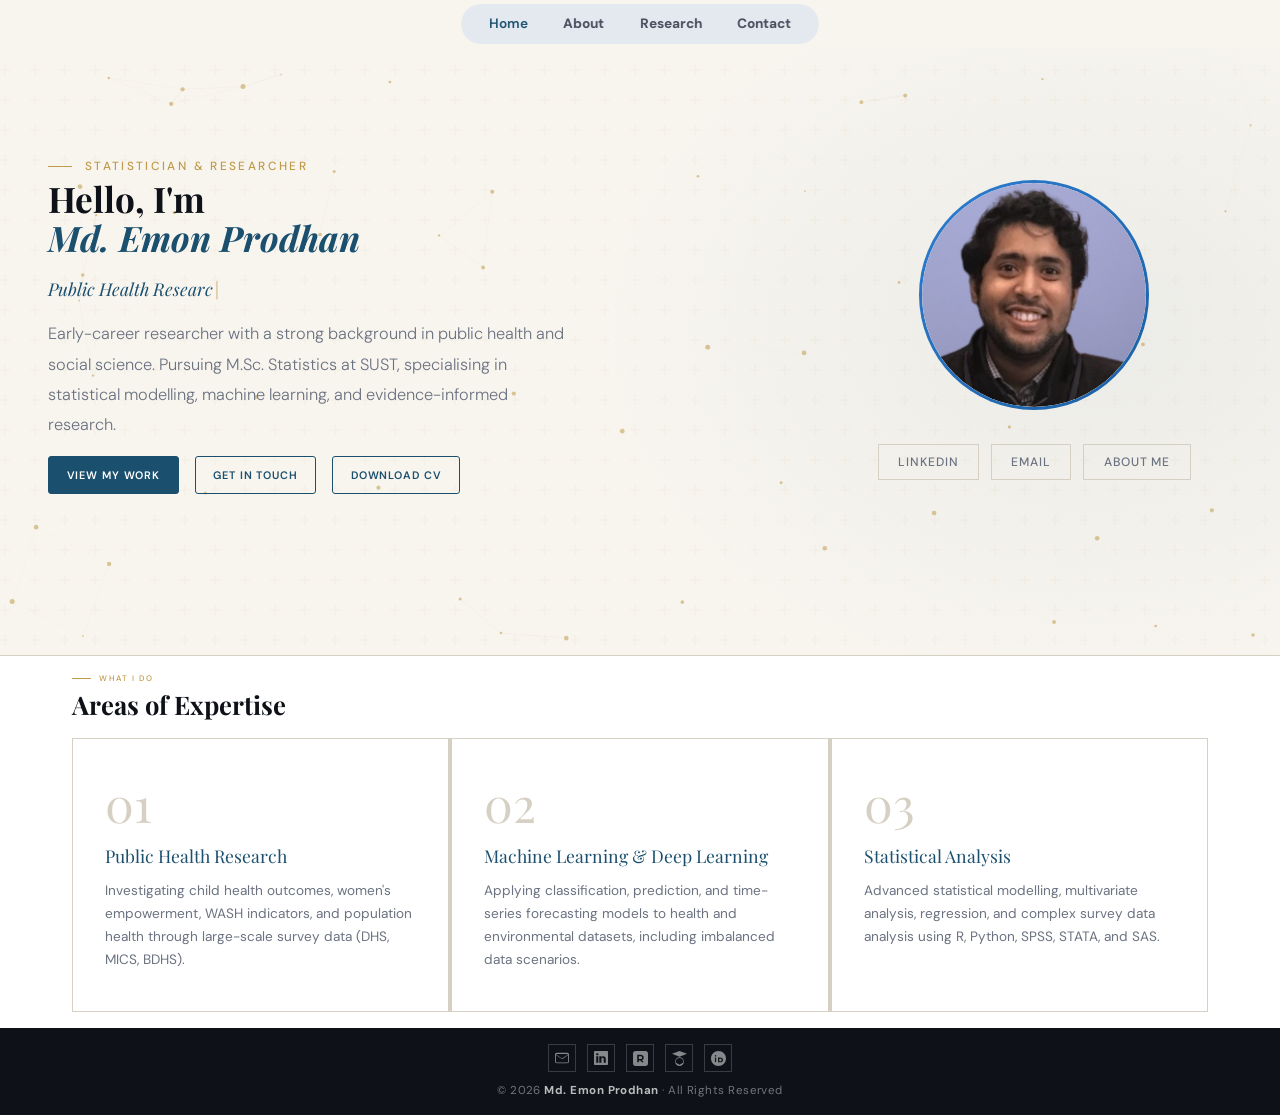
<file: index.html>
<!DOCTYPE html>
<html lang="en">
<head>
<meta charset="UTF-8" />
<meta name="viewport" content="width=device-width, initial-scale=1.0" />
<title>Home — Md. Emon Prodhan</title>
<link rel="stylesheet" href="style.css" />
<style>

/* ── TYPEWRITER ── */
.typewriter-line {
  display: flex; align-items: center; gap: 2px;
  font-family: 'Playfair Display', serif;
  font-size: 1.1rem; font-style: italic;
  color: var(--accent); margin-bottom: 1rem; min-height: 1.6em;
}
.tw-cursor {
  display: inline-block; color: var(--gold);
  animation: blink 0.75s step-end infinite;
  font-style: normal; font-weight: 400;
}
@keyframes blink { 0%,100%{opacity:1} 50%{opacity:0} }

/* ── PARTICLE CANVAS ── */
#particles {
  position: absolute; inset: 0;
  width: 100%; height: 100%;
  pointer-events: none; z-index: 0;
}

/* ── HAMBURGER ── */
.nav-toggle {
  display: none; flex-direction: column; gap: 5px;
  background: none; border: none; cursor: pointer; padding: 4px;
}
.nav-toggle span {
  display: block; width: 22px; height: 2px;
  background: var(--ink); border-radius: 2px; transition: all 0.3s;
}
.nav-toggle.open span:nth-child(1) { transform: translateY(7px) rotate(45deg); }
.nav-toggle.open span:nth-child(2) { opacity: 0; }
.nav-toggle.open span:nth-child(3) { transform: translateY(-7px) rotate(-45deg); }

.mobile-menu {
  display: none; position: fixed;
  top: 56px; left: 0; right: 0; z-index: 99;
  background: var(--paper); border-bottom: 1px solid var(--rule);
  flex-direction: column;
}
.mobile-menu.open { display: flex; }
.mobile-menu a {
  text-decoration: none; color: var(--ink); font-size: 0.9rem;
  font-weight: 500; padding: 0.9rem 1.5rem;
  border-bottom: 1px solid var(--rule); transition: color 0.2s;
}
.mobile-menu a:hover, .mobile-menu a.active { color: var(--accent); }

/* ── HERO ── */
.hero {
  min-height: calc(100vh - 250px);
  display: grid;
  grid-template-columns: 1.1fr 0.6fr;
  align-items: center;
  padding: 0 3rem;
  gap: 4rem;
  position: relative;
  overflow: hidden;
}
.hero::before {
  content: '';
  position: absolute; inset: 0;
  background:
    radial-gradient(ellipse 55% 80% at 85% 50%, rgba(26,79,110,0.06) 0%, transparent 70%),
    url("data:image/svg+xml,%3Csvg width='60' height='60' viewBox='0 0 60 60' xmlns='http://www.w3.org/2000/svg'%3E%3Cg fill='none' fill-rule='evenodd'%3E%3Cg fill='%23c09a4a' fill-opacity='0.045'%3E%3Cpath d='M36 34v-4h-2v4h-4v2h4v4h2v-4h4v-2h-4zm0-30V0h-2v4h-4v2h4v4h2V6h4V4h-4zM6 34v-4H4v4H0v2h4v4h2v-4h4v-2H6zM6 4V0H4v4H0v2h4v4h2V6h4V4H6z'/%3E%3C/g%3E%3C/g%3E%3C/svg%3E");
  pointer-events: none;
}
.hero-text { position: relative; z-index: 1; }

.hero-eyebrow {
  font-size: 0.74rem; letter-spacing: 0.2em; text-transform: uppercase;
  color: var(--gold); font-weight: 500; margin-bottom: 0.2rem;
  display: flex; align-items: center; gap: 0.8rem;
}
.hero-eyebrow::before {
  content: ''; display: block; width: 1.5rem; height: 1px; background: var(--gold);
}

h1 {
  font-family: 'Playfair Display', serif;
  font-size: clamp(1.8rem, 5vw, 2.2rem);
  line-height: 1.12; color: var(--ink); margin-bottom: 1.1rem;
}
h1 em { color: var(--accent); font-style: italic; }

.hero-bio {
  font-size: 1.02rem; color: var(--muted); max-width: 48ch;
  margin-bottom: 1.0rem; font-weight: 300; line-height: 1.85;
}
.hero-btns { display: flex; gap: 1rem; flex-wrap: wrap; margin-bottom: 0.5rem; }
.hero-divider { width: 100%; height: 1px; background: var(--rule); margin-bottom: 1.0rem; }
.hero-stats { display: flex; gap: 0; }
.stat-num {
  font-family: 'Playfair Display', serif; font-size: 2.2rem;
  color: var(--accent); display: block; line-height: 1;
}
.stat-label {
  font-size: 0.76rem; color: var(--muted);
  letter-spacing: 0.07em; margin-top: 0.3rem; display: block;
}

/* ── RIGHT COLUMN ── */
.hero-right {
  position: relative; z-index: 1;
  display: flex; flex-direction: column; align-items: center; gap: 2rem;
}

.social-btn {
  padding: 0.5rem 1.2rem; border: 1px solid var(--rule);
  text-decoration: none; color: var(--muted); font-size: 0.76rem;
  letter-spacing: 0.08em; text-transform: uppercase;
  transition: all 0.2s; font-weight: 500;
}
.social-btn:hover { border-color: var(--accent); color: var(--accent); }

/* ── GRADIENT RING ── */
.pf-ring {
  width: 230px; height: 230px; border-radius: 50%;
  background: linear-gradient(135deg, #2d7dd2, #1a5fa3, #58a6ff, #2d7dd2);
  background-size: 300% 300%;
  animation: ringRotate 3s linear infinite;
  padding: 3px;
}
@keyframes ringRotate {
  0%   { background-position: 0% 50%; }
  50%  { background-position: 100% 50%; }
  100% { background-position: 0% 50%; }
}
.pf-ring-inner {
  width: 100%; height: 100%; border-radius: 50%;
  background: #f8f5ef; overflow: hidden;
}
.pf-ring-inner img {
  width: 100%; height: 100%; object-fit: cover; border-radius: 50%;
}

/* ── EXPERTISE ── */
.expertise { background: var(--card); border-top: 1px solid var(--rule); }
.expertise-grid {
  display: grid; grid-template-columns: repeat(3, 1fr);
  gap: 2px; background: var(--rule);
}
.exp-card { background: var(--card); padding: 2.5rem 2rem; transition: background 0.2s; }
.exp-card:hover { background: #faf8f4; }
.exp-num {
  font-family: 'Playfair Display', serif; font-size: 3rem;
  color: var(--rule); line-height: 1; margin-bottom: 1rem;
}
.exp-title {
  font-family: 'Playfair Display', serif; font-size: 1.1rem;
  color: var(--accent); margin-bottom: 0.6rem;
}
.exp-desc { font-size: 0.85rem; color: var(--muted); line-height: 1.7; }

/* ── DESKTOP NAV (keep hidden on mobile) ── */
@media (max-width: 768px) {
  .nav-links { display: none; }
  .nav-toggle { display: flex; }
}

/* ── MOBILE HERO ── */
@media (max-width: 768px) {
  .hero {
    grid-template-columns: 1fr;
    min-height: auto;
    padding: 1.8rem 1.2rem 2rem;
    gap: 0;
    text-align: center;
  }

  /* photo on top */
  .hero-right { order: -1; gap: 1rem; margin-bottom: 1.6rem; }
  .pf-ring { width: 150px; height: 150px; }

  /* social buttons under photo */
  .hero-social { flex-wrap: wrap; justify-content: center; gap: 0.5rem !important; }
  .social-btn { font-size: 0.7rem; padding: 0.4rem 0.9rem; }

  /* text adjustments */
  .hero-eyebrow { justify-content: center; }
  .hero-bio { max-width: 100%; font-size: 0.9rem; }
  .hero-btns { justify-content: center; }

  /* hide divider + stats on very small — keep them if there's room */
  .hero-divider { margin-bottom: 0.7rem; }
  .hero-stats { justify-content: center; gap: 2rem; }
  .stat-num { font-size: 1.6rem; }
}

/* ── MOBILE EXPERTISE ── */
@media (max-width: 768px) {
  .expertise-grid { grid-template-columns: 1fr; }
  .exp-card { padding: 1.5rem 1.2rem; }
  .exp-num { font-size: 2rem; margin-bottom: 0.5rem; }
}

/* ── MOBILE SECTION INNER ── */
@media (max-width: 768px) {
  .section-inner { padding: 2.5rem 1.2rem; }
}

/* ── FOOTER MOBILE ── */
@media (max-width: 768px) {
  footer {
    flex-direction: column !important;
    text-align: center; gap: 0.6rem;
    padding: 1.2rem 1rem;
  }
  .footer-social { justify-content: center; }
}

@media (max-width: 400px) {
  h1 { font-size: 1.6rem; }
  .btn { padding: 0.5rem 1rem; font-size: 0.76rem; }
  .pf-ring { width: 120px; height: 120px; }
}
</style>
</head>
<body>

<!-- NAV -->
<nav>
  <a href="index.html" class="nav-logo">MEP</a>
  <div class="nav-pill"><ul class="nav-links">
    <li><a href="index.html" class="active">Home</a></li>
    <li><a href="about.html">About</a></li>
    <li><a href="research.html">Research</a></li>
    <li><a href="contact.html">Contact</a></li>
  </ul></div>
  <button class="nav-toggle" id="navToggle" aria-label="Toggle menu">
    <span></span><span></span><span></span>
  </button>
</nav>

<!-- MOBILE DROPDOWN MENU -->
<div class="mobile-menu" id="mobileMenu">
  <a href="index.html" class="active">Home</a>
  <a href="about.html">About</a>
  <a href="research.html">Research</a>
  <a href="contact.html">Contact</a>
</div>

<main>

  <!-- HERO -->
  <section class="hero">
    <canvas id="particles"></canvas>
    <div class="hero-text fade-up fade-up-1">
      <p class="hero-eyebrow">Statistician &amp; Researcher</p>
      <h1>Hello, I'm<br /><em>Md. Emon Prodhan</em></h1>
      <div class="typewriter-line"><span id="tw"></span><span class="tw-cursor">|</span></div>
      <p class="hero-bio">
        Early-career researcher with a strong background in public health and social science.
        Pursuing M.Sc. Statistics at SUST, specialising in statistical modelling,
        machine learning, and evidence-informed research.
      </p>
      <div class="hero-btns">
        <a href="research.html" class="btn btn-primary">View My Work</a>
        <a href="contact.html" class="btn btn-outline">Get In Touch</a>
        <a href="AcademicCV__Prodhan_MdEmon.pdf" download class="btn btn-outline">Download CV</a>
      </div>
    </div>

    <div class="hero-right fade-up fade-up-2">
      <div class="profile-wrap">
        <div class="pf-ring">
          <div class="pf-ring-inner">
            <img src="profile.png" alt="Md. Emon Prodhan" />
          </div>
        </div>
      </div>
      <div class="hero-social" style="margin-top:0.1rem; display:flex; gap:0.75rem;">
        <a href="https://linkedin.com/in/md-emon-prodhan/" class="social-btn" target="_blank">LinkedIn</a>
        <a href="mailto:mdemonp10@gmail.com" class="social-btn">Email</a>
        <a href="about.html" class="social-btn">About Me</a>
      </div>
    </div>
  </section>

  <!-- EXPERTISE -->
  <section class="expertise">
    <div class="section-inner">
      <p class="section-label">What I Do</p>
      <h2>Areas of Expertise</h2>
      <div class="expertise-grid">
        <div class="exp-card fade-up fade-up-1">
          <div class="exp-num">01</div>
          <div class="exp-title">Public Health Research</div>
          <p class="exp-desc">Investigating child health outcomes, women's empowerment, WASH indicators, and population health through large-scale survey data (DHS, MICS, BDHS).</p>
        </div>
        <div class="exp-card fade-up fade-up-2">
          <div class="exp-num">02</div>
          <div class="exp-title">Machine Learning &amp; Deep Learning</div>
          <p class="exp-desc">Applying classification, prediction, and time-series forecasting models to health and environmental datasets, including imbalanced data scenarios.</p>
        </div>
        <div class="exp-card fade-up fade-up-3">
          <div class="exp-num">03</div>
          <div class="exp-title">Statistical Analysis</div>
          <p class="exp-desc">Advanced statistical modelling, multivariate analysis, regression, and complex survey data analysis using R, Python, SPSS, STATA, and SAS.</p>
        </div>
      </div>
    </div>
  </section>

</main>

<footer>
  <div class="footer-social">
    <a href="mailto:mdemonp10@gmail.com" title="Email" aria-label="Email">
      <svg xmlns="http://www.w3.org/2000/svg" width="14" height="14" fill="currentColor" viewBox="0 0 16 16">
        <path d="M0 4a2 2 0 0 1 2-2h12a2 2 0 0 1 2 2v8a2 2 0 0 1-2 2H2a2 2 0 0 1-2-2V4zm2-.5a1 1 0 0 0-.8.4L8 8.6l6.8-4.7A1 1 0 0 0 14 3.5H2zm13 1.2-5.9 4.1a1.5 1.5 0 0 1-1.7 0L1 4.7V12a1 1 0 0 0 1 1h12a1 1 0 0 0 1-1V4.7z"/>
      </svg>
    </a>
    <a href="https://linkedin.com/in/md-emon-prodhan/" target="_blank" title="LinkedIn" aria-label="LinkedIn">
      <svg xmlns="http://www.w3.org/2000/svg" width="14" height="14" fill="currentColor" viewBox="0 0 16 16">
        <path d="M0 1.146C0 .513.526 0 1.175 0h13.65C15.474 0 16 .513 16 1.146v13.708c0 .633-.526 1.146-1.175 1.146H1.175C.526 16 0 15.487 0 14.854V1.146zM4.943 13.5V6H2.542v7.5h2.401zM3.743 4.967c.837 0 1.358-.554 1.358-1.248-.015-.709-.521-1.248-1.343-1.248-.822 0-1.358.54-1.358 1.248 0 .694.521 1.248 1.328 1.248h.015zM13.458 13.5v-4.185c0-2.243-1.196-3.285-2.792-3.285-1.287 0-1.863.709-2.183 1.208V6H6.082c.03.799 0 7.5 0 7.5h2.401V9.31c0-.223.016-.446.082-.605.18-.446.59-.907 1.278-.907.902 0 1.263.684 1.263 1.685V13.5h2.352z"/>
      </svg>
    </a>
    <a href="https://www.researchgate.net/profile/Md-Emon-Prodhan" target="_blank" title="ResearchGate" aria-label="ResearchGate">
      <svg xmlns="http://www.w3.org/2000/svg" width="15" height="15" fill="currentColor" viewBox="0 0 24 24">
        <path d="M19.586 0H4.414A4.418 4.418 0 0 0 0 4.414v15.172A4.418 4.418 0 0 0 4.414 24h15.172A4.418 4.418 0 0 0 24 19.586V4.414A4.418 4.418 0 0 0 19.586 0zM9.34 18.122H6.77V5.878h5.194c3.287 0 5.21 1.74 5.21 4.654 0 2.124-1.03 3.605-2.883 4.227l3.14 3.363h-3.125l-2.71-3.055H9.34v3.055zm2.47-5.164c1.738 0 2.736-.788 2.736-2.263 0-1.45-.998-2.222-2.736-2.222H9.34v4.485h2.47z"/>
      </svg>
    </a>
    <a href="https://scholar.google.com/citations?user=HPbRhwIAAAAJ&hl=en" target="_blank" title="Google Scholar" aria-label="Google Scholar">
      <svg xmlns="http://www.w3.org/2000/svg" width="15" height="15" fill="currentColor" viewBox="0 0 24 24">
        <path d="M12 24a7 7 0 1 1 0-14 7 7 0 0 1 0 14zm0-15L0 4.5 12 0l12 4.5L12 9zm0 2c-3.313 0-6 2.687-6 6 0 .688.117 1.35.332 1.965L12 22l5.668-3.035A5.978 5.978 0 0 0 18 17c0-3.313-2.687-6-6-6z"/>
      </svg>
    </a>
    <a href="https://orcid.org/0009-0000-9217-0661" target="_blank" title="ORCID" aria-label="ORCID">
      <svg xmlns="http://www.w3.org/2000/svg" width="15" height="15" fill="currentColor" viewBox="0 0 24 24">
        <path d="M12 0C5.37 0 0 5.37 0 12s5.37 12 12 12 12-5.37 12-12S18.63 0 12 0zm-4.75 6.5a1.25 1.25 0 1 1 0 2.5 1.25 1.25 0 0 1 0-2.5zm-1 4h2v7h-2v-7zm5 0h3.25c3 0 4.75 1.5 4.75 3.75S17.5 18 14.5 18H11.25v-7.5zm2 1.75v4h1c1.75 0 2.75-.75 2.75-2s-1-2-2.75-2h-1z"/>
      </svg>
    </a>
  </div>
  <p>© 2026 <strong>Md. Emon Prodhan</strong> · All Rights Reserved</p>
</footer>

<script>
// ── HAMBURGER ──
const toggle = document.getElementById('navToggle');
const menu   = document.getElementById('mobileMenu');
toggle.addEventListener('click', () => {
  toggle.classList.toggle('open');
  menu.classList.toggle('open');
});
menu.querySelectorAll('a').forEach(a => a.addEventListener('click', () => {
  toggle.classList.remove('open');
  menu.classList.remove('open');
}));

// ── TYPEWRITER ──
const words = ['Public Health Researcher', 'Biostatistician', 'AI for Healthcare', 'Health Data Scientist'];
let wi = 0, ci = 0, deleting = false;
const twEl = document.getElementById('tw');
function type() {
  const word = words[wi];
  twEl.textContent = deleting ? word.slice(0, ci--) : word.slice(0, ci++);
  if (!deleting && ci > word.length) { deleting = true; setTimeout(type, 1400); return; }
  if (deleting && ci < 0)           { deleting = false; wi = (wi + 1) % words.length; ci = 0; }
  setTimeout(type, deleting ? 55 : 85);
}
type();

// ── PARTICLES ──
(function () {
  const cv  = document.getElementById('particles');
  const ctx = cv.getContext('2d');

  function resize() {
    cv.width  = cv.offsetWidth;
    cv.height = cv.offsetHeight;
  }
  resize();
  window.addEventListener('resize', resize);

  // colour pulled from CSS --gold and --accent equivalents
  const COLOUR = 'rgba(192,154,74,'; // gold tint to match the page theme

  const COUNT  = 55;
  const pts = Array.from({ length: COUNT }, () => ({
    x:  Math.random() * cv.width,
    y:  Math.random() * cv.height,
    vx: (Math.random() - 0.5) * 0.35,
    vy: (Math.random() - 0.5) * 0.35,
    r:  Math.random() * 1.8 + 0.8,
  }));

  function draw() {
    ctx.clearRect(0, 0, cv.width, cv.height);

    // connect nearby dots
    for (let i = 0; i < pts.length; i++) {
      for (let j = i + 1; j < pts.length; j++) {
        const dx = pts[i].x - pts[j].x;
        const dy = pts[i].y - pts[j].y;
        const d  = Math.sqrt(dx * dx + dy * dy);
        if (d < 120) {
          ctx.beginPath();
          ctx.moveTo(pts[i].x, pts[i].y);
          ctx.lineTo(pts[j].x, pts[j].y);
          ctx.strokeStyle = COLOUR + (0.18 * (1 - d / 120)) + ')';
          ctx.lineWidth   = 0.6;
          ctx.stroke();
        }
      }
    }

    // draw dots
    pts.forEach(p => {
      ctx.beginPath();
      ctx.arc(p.x, p.y, p.r, 0, Math.PI * 2);
      ctx.fillStyle = COLOUR + '0.55)';
      ctx.fill();

      // move
      p.x += p.vx;
      p.y += p.vy;
      if (p.x < 0 || p.x > cv.width)  p.vx *= -1;
      if (p.y < 0 || p.y > cv.height) p.vy *= -1;
    });

    requestAnimationFrame(draw);
  }
  draw();
})();
</script>
</body>
</html>
</file>
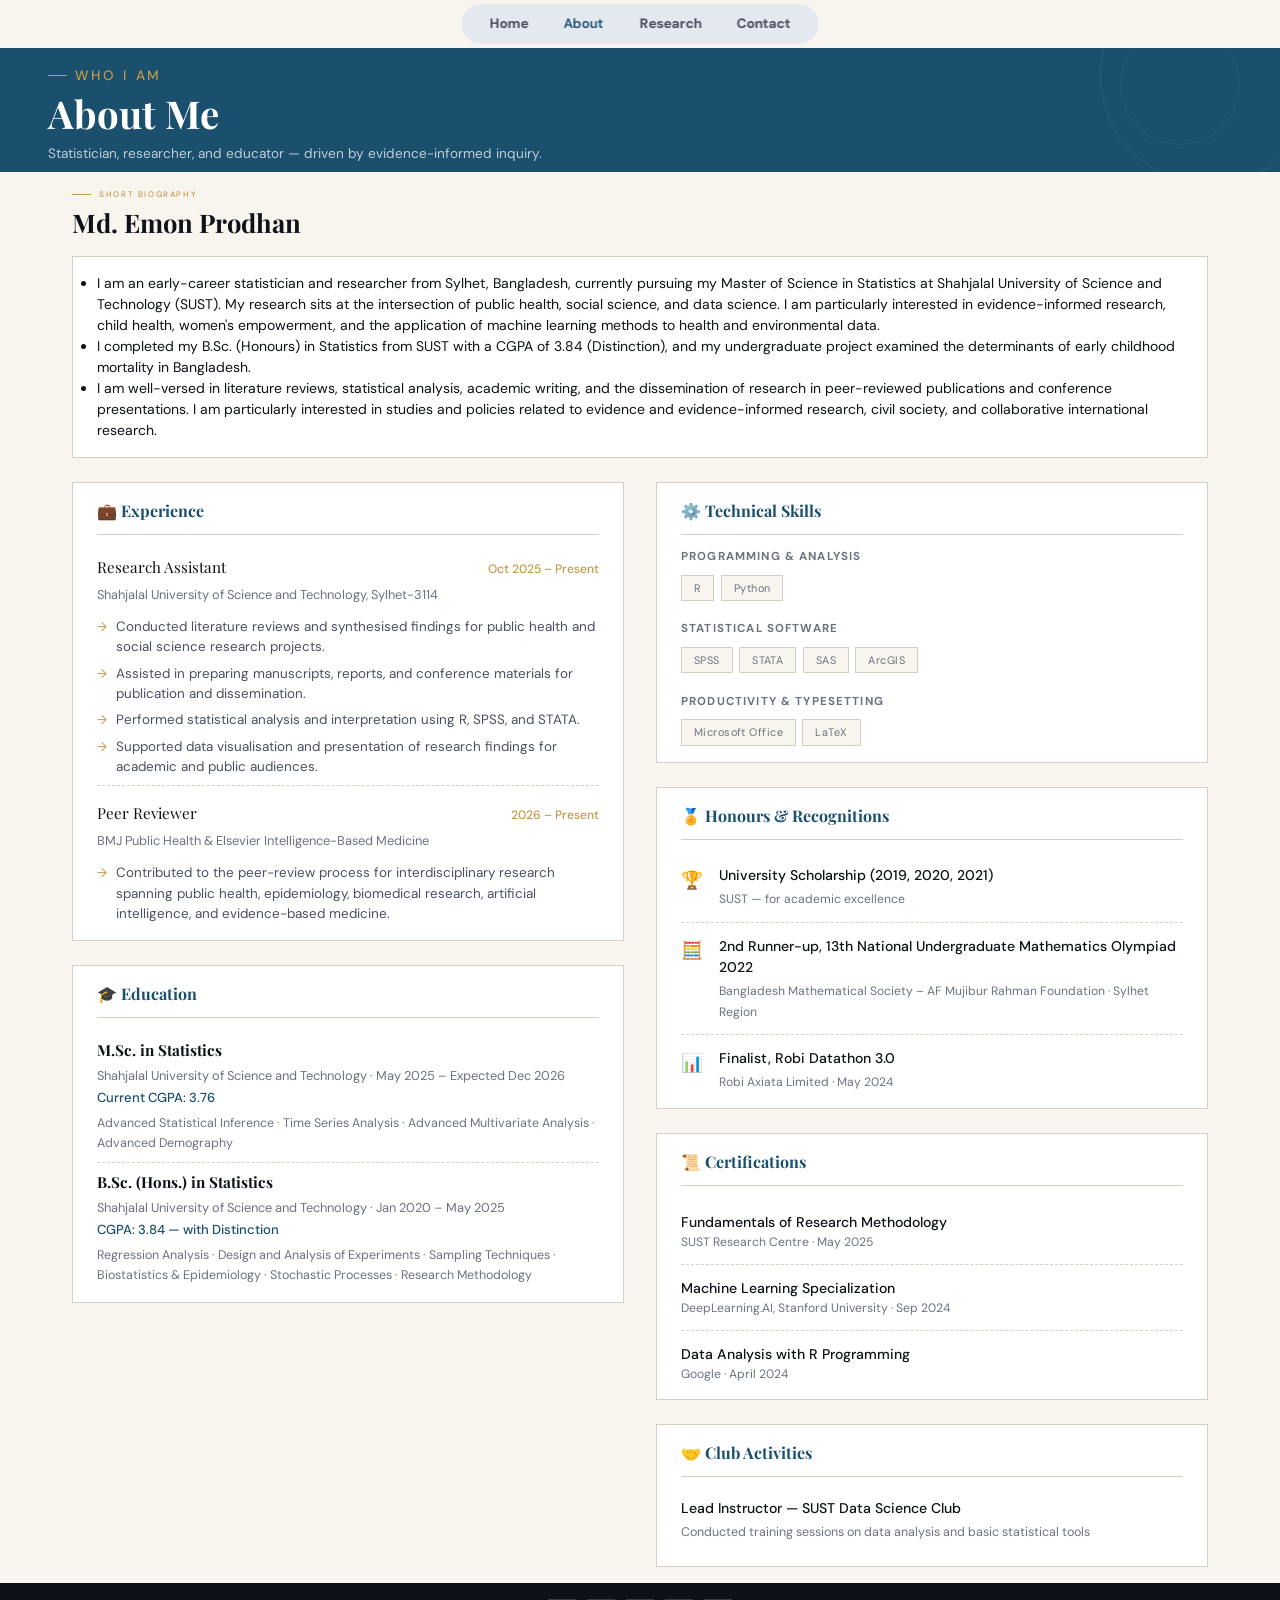
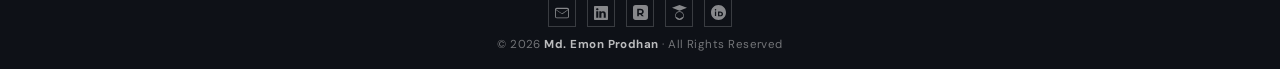
<file: about.html>
<!DOCTYPE html>
<html lang="en">
<head>
<meta charset="UTF-8" />
<meta name="viewport" content="width=device-width, initial-scale=1.0" />
<title>About — Md. Emon Prodhan</title>
<link rel="stylesheet" href="style.css" />
<style>
  .about-grid {
    display: grid; grid-template-columns: 1fr 1fr;
    gap: 2.0rem; align-items: start;
  }
  .bio-text { font-size: 1rem; color: #3a3f4a; line-height: 1.95; }
  .bio-text p { margin-bottom: 0.5rem; }
  .bio-text p:last-child { margin-bottom: 0; }

  /* ── RIGHT PANEL ── */
  .about-right { display: flex; 
		flex-direction: column; 
		gap: 1.5rem; }

  .panel { background: var(--card); border: 1px solid var(--rule); padding: 1.0rem 1.5rem; }
  .panel h4 {
    font-family: 'Playfair Display', serif; font-size: 1rem;
    color: var(--accent); margin-bottom: 0.8rem;
    padding-bottom: 0.7rem; border-bottom: 1px solid var(--rule);
    display: flex; align-items: center; gap: 0.5rem;
  }

  /* Education */
  .edu-item { padding: 0.5rem 0; border-bottom: 1px dashed var(--rule); }
  .edu-item:last-child { border-bottom: none; padding-bottom: 0; }
  .edu-item h5 { font-family: 'Playfair Display', serif; font-size: 0.95rem; margin-bottom: 0.25rem; }
  .edu-meta { font-size: 0.8rem; color: var(--muted); margin-bottom: 0.2rem; }
  .edu-gpa { font-size: 0.82rem; color: var(--accent); font-weight: 500; }
  .edu-courses { font-size: 0.78rem; color: var(--muted); margin-top: 0.4rem; line-height: 1.6; }

  /* Skills */
  .skills-section { display: flex; flex-direction: column; gap: 1.2rem; }
  .skill-row h6 { font-size: 0.72rem; letter-spacing: 0.1em; text-transform: uppercase; color: var(--muted); margin-bottom: 0.6rem; }
  .skill-tags { display: flex; flex-wrap: wrap; gap: 0.4rem; }

  /* Honors */
  .honor-item {
    display: flex; gap: 1rem; align-items: flex-start;
    padding: 0.8rem 0; border-bottom: 1px dashed var(--rule);
  }
  .honor-item:last-child { border-bottom: none; padding-bottom: 0; }
  .honor-icon { font-size: 1.1rem; flex-shrink: 0; margin-top: 0.1rem; }
  .honor-text h6 { font-size: 0.88rem; font-weight: 500; margin-bottom: 0.1rem; }
  .honor-text span { font-size: 0.76rem; color: var(--muted); }

  /* Certs */
  .cert-item {
    padding: 0.8rem 0; border-bottom: 1px dashed var(--rule);
    display: flex; justify-content: space-between; align-items: baseline;
  }
  .cert-item:last-child { border-bottom: none; padding-bottom: 0; }
  .cert-name { font-size: 0.88rem; font-weight: 500; }
  .cert-issuer { font-size: 0.76rem; color: var(--muted); }

  /* Research Experience */
  .exp-block { padding: 0.5rem 0; border-bottom: 1px dashed var(--rule); }
  .exp-block:last-child { border-bottom: none; padding-bottom: 0; }
  .exp-header { display: flex; justify-content: space-between; align-items: baseline; margin-bottom: 0.4rem; flex-wrap: wrap; gap: 0.5rem; }
  .exp-role { font-family: 'Playfair Display', serif; font-size: 0.95rem; }
  .exp-date { font-size: 0.76rem; color: var(--gold); font-weight: 500; }
  .exp-place { font-size: 0.8rem; color: var(--muted); margin-bottom: 0.8rem; }
  .exp-points { list-style: none; padding: 0; display: flex; flex-direction: column; gap: 0.4rem; }
  .exp-points li { font-size: 0.84rem; color: #4a5060; padding-left: 1.2rem; position: relative; }
  .exp-points li::before {
    content: '→'; position: absolute; left: 0; color: var(--gold); font-size: 0.8rem;
  }

  /* Club */
  .club-item { padding: 0.5rem 0; }
  .club-item h6 { font-size: 0.88rem; font-weight: 500; margin-bottom: 0.1rem; }
  .club-item span { font-size: 0.78rem; color: var(--muted); }

  @media (max-width: 900px) {
    .about-grid { grid-template-columns: 1fr; gap: 3rem; }
  }
</style>
<style>
.nav-toggle {
  display: none; flex-direction: column; gap: 5px;
  background: none; border: none; cursor: pointer; padding: 4px;
}
.nav-toggle span {
  display: block; width: 22px; height: 2px;
  background: var(--ink); border-radius: 2px; transition: all 0.3s;
}
.nav-toggle.open span:nth-child(1) { transform: translateY(7px) rotate(45deg); }
.nav-toggle.open span:nth-child(2) { opacity: 0; }
.nav-toggle.open span:nth-child(3) { transform: translateY(-7px) rotate(-45deg); }

.mobile-menu {
  display: none; position: fixed;
  top: 56px; left: 0; right: 0; z-index: 99;
  background: var(--paper); border-bottom: 1px solid var(--rule);
  flex-direction: column;
}
.mobile-menu.open { display: flex; }
.mobile-menu a {
  text-decoration: none; color: var(--ink); font-size: 0.9rem;
  font-weight: 500; padding: 0.9rem 1.5rem;
  border-bottom: 1px solid var(--rule); transition: color 0.2s;
}
.mobile-menu a:hover, .mobile-menu a.active { color: var(--accent); }
@media (max-width: 768px) {
.nav-links { display: none; }
  .nav-pill { display: none; }
  .nav-toggle { display: flex; }
}
</style>

</head>
<body>
<nav>
  <a href="index.html" class="nav-logo">Emon <span>Prodhan</span></a>
  <div class="nav-pill"><ul class="nav-links">
    <li><a href="index.html">Home</a></li>
    <li><a href="about.html" class="active">About</a></li>
    <li><a href="research.html">Research</a></li>
    <li><a href="contact.html">Contact</a></li>
  </ul></div>
  <button class="nav-toggle" id="navToggle" aria-label="Toggle menu">
    <span></span><span></span><span></span>
  </button>
</nav>

<div class="mobile-menu" id="mobileMenu">
  <a href="index.html">Home</a>
  <a href="about.html" class="active">About</a>
  <a href="research.html">Research</a>
  <a href="contact.html">Contact</a>
</div>
<main>

  <!-- BANNER -->
  <div class="page-banner">
    <div style="max-width:1200px; margin:0 auto; padding-top:1rem;">
      <p class="section-label">Who I Am</p>
      <h1>About Me</h1>
      <p>Statistician, researcher, and educator — driven by evidence-informed inquiry.</p>
    </div>
  </div>

  <!-- MAIN CONTENT -->
  <div class="section-inner">
	<p class="section-label" style="margin-bottom:0.5rem;">Short Biography</p>
        <h2 style="margin-bottom:1.2rem;">Md. Emon Prodhan</h2>
        <div class="panel fade-up fade-up-1">
          <ul><li>I am an early-career statistician and researcher from Sylhet, Bangladesh, currently pursuing my Master of Science in Statistics at Shahjalal University of Science and Technology (SUST). My research sits at the intersection of public health, social science, and data science. I am particularly interested in evidence-informed research, child health, women's empowerment, and the application of machine learning methods to health and environmental data. <li>I completed my B.Sc. (Honours) in Statistics from SUST with a CGPA of 3.84 (Distinction), and my undergraduate project examined the determinants of early childhood mortality in Bangladesh.</li> <li>I am well-versed in literature reviews, statistical analysis, academic writing, and the dissemination of research in peer-reviewed publications and conference presentations. I am particularly interested in studies and policies related to evidence and evidence-informed research, civil society, and collaborative international research.</li></ul>
        </div>

    <div class="about-grid">
      <!-- LEFT: Bio + Research -->
      <div>
        


        <div style="margin-top: 1.5rem;">
          <div class="panel fade-up fade-up-2">
          <h4>💼 Experience</h4>
            <div class="exp-block">
              <div class="exp-header">
                <span class="exp-role">Research Assistant</span>
                <span class="exp-date">Oct 2025 – Present</span>
              </div>
              <div class="exp-place">Shahjalal University of Science and Technology, Sylhet-3114</div>
              <ul class="exp-points">
                <li>Conducted literature reviews and synthesised findings for public health and social science research projects.</li>
                <li>Assisted in preparing manuscripts, reports, and conference materials for publication and dissemination.</li>
                <li>Performed statistical analysis and interpretation using R, SPSS, and STATA.</li>
                <li>Supported data visualisation and presentation of research findings for academic and public audiences.</li>
              </ul>
            </div>	
		<div class="exp-header" style="margin-top: 1rem;">
                <span class="exp-role">Peer Reviewer</span>
                <span class="exp-date">2026 – Present</span>
              </div>
		<div class="exp-place">BMJ Public Health & Elsevier Intelligence-Based Medicine</div>
              <ul class="exp-points">
                <li>Contributed to the peer-review process for interdisciplinary research spanning public health, epidemiology, biomedical research, artificial intelligence, and evidence-based medicine.</li>
              </ul>

          </div>
        </div>

	<!-- Education -->
        <div class="panel fade-up fade-up-1" style="margin-top: 1.5rem;">
          <h4>🎓 Education</h4>
          <div class="edu-item">
            <h5>M.Sc. in Statistics</h5>
            <div class="edu-meta">Shahjalal University of Science and Technology · May 2025 – Expected Dec 2026</div>
            <div class="edu-gpa">Current CGPA: 3.76</div>
            <div class="edu-courses">Advanced Statistical Inference · Time Series Analysis · Advanced Multivariate Analysis · Advanced Demography</div>
          </div>
          <div class="edu-item">
            <h5>B.Sc. (Hons.) in Statistics</h5>
            <div class="edu-meta">Shahjalal University of Science and Technology · Jan 2020 – May 2025</div>
            <div class="edu-gpa">CGPA: 3.84 — with Distinction</div>
            <div class="edu-courses">Regression Analysis · Design and Analysis of Experiments · Sampling Techniques · Biostatistics &amp; Epidemiology · Stochastic Processes · Research Methodology</div>
          </div>
        </div>
	
	
      </div>

      <!-- RIGHT: Panels -->
      <div class="about-right" style="margin-top: 1.5rem;">   

        <!-- Skills -->
        <div class="panel fade-up fade-up-2">
          <h4>⚙️ Technical Skills</h4>
          <div class="skills-section">
            <div class="skill-row">
              <h6>Programming &amp; Analysis</h6>
              <div class="skill-tags">
                <span class="skill-tag">R</span>
                <span class="skill-tag">Python</span>
              </div>
            </div>
            <div class="skill-row">
              <h6>Statistical Software</h6>
              <div class="skill-tags">
                <span class="skill-tag">SPSS</span>
                <span class="skill-tag">STATA</span>
                <span class="skill-tag">SAS</span>
                <span class="skill-tag">ArcGIS</span>
              </div>
            </div>
            <div class="skill-row">
              <h6>Productivity &amp; Typesetting</h6>
              <div class="skill-tags">
                <span class="skill-tag">Microsoft Office</span>
                <span class="skill-tag">LaTeX</span>
              </div>
            </div>
          </div>
        </div>

        <!-- Honors -->
        <div class="panel fade-up fade-up-3">
          <h4>🏅 Honours &amp; Recognitions</h4>
<!--
          <div class="honor-item">
            <div class="honor-icon">🎓</div>
            <div class="honor-text">
              <h6>Master's Thesis Grants</h6>
              <span>Research Centre, SUST</span>
            </div>
          </div>
-->
          <div class="honor-item">
            <div class="honor-icon">🏆</div>
            <div class="honor-text">
              <h6>University Scholarship (2019, 2020, 2021)</h6>
              <span>SUST — for academic excellence</span>
            </div>
          </div>
          <div class="honor-item">
            <div class="honor-icon">🧮</div>
            <div class="honor-text">
              <h6>2nd Runner-up, 13th National Undergraduate Mathematics Olympiad 2022</h6>
              <span>Bangladesh Mathematical Society – AF Mujibur Rahman Foundation · Sylhet Region</span>
            </div>
          </div>
          <div class="honor-item">
            <div class="honor-icon">📊</div>
            <div class="honor-text">
              <h6>Finalist, Robi Datathon 3.0</h6>
              <span>Robi Axiata Limited · May 2024</span>
            </div>
          </div>
        </div>

        <!-- Certifications -->
        <div class="panel fade-up fade-up-4">
          <h4>📜 Certifications</h4>
          <div class="cert-item">
            <div>
              <div class="cert-name">Fundamentals of Research Methodology</div>
              <div class="cert-issuer">SUST Research Centre · May 2025</div>
            </div>
          </div>
          <div class="cert-item">
            <div>
              <div class="cert-name">Machine Learning Specialization</div>
              <div class="cert-issuer">DeepLearning.AI, Stanford University · Sep 2024</div>
            </div>
          </div>
          <div class="cert-item">
            <div>
              <div class="cert-name">Data Analysis with R Programming</div>
              <div class="cert-issuer">Google · April 2024</div>
            </div>
          </div>
        </div>
	
	<!-- Club -->
        <div class="panel fade-up fade-up-5">
          <h4>🤝 Club Activities</h4>
          <div class="club-item">
            <h6>Lead Instructor — SUST Data Science Club</h6>
            <span>Conducted training sessions on data analysis and basic statistical tools</span>
          </div>
        </div>
        

      </div>
    </div>
  </div>

</main>

<footer>
  <div class="footer-social">

    <!-- Email -->
    <a href="mailto:mdemonp10@gmail.com" title="Email" aria-label="Email">
      <svg xmlns="http://www.w3.org/2000/svg" width="14" height="14" fill="currentColor" viewBox="0 0 16 16">
        <path d="M0 4a2 2 0 0 1 2-2h12a2 2 0 0 1 2 2v8a2 2 0 0 1-2 2H2a2 2 0 0 1-2-2V4zm2-.5a1 1 0 0 0-.8.4L8 8.6l6.8-4.7A1 1 0 0 0 14 3.5H2zm13 1.2-5.9 4.1a1.5 1.5 0 0 1-1.7 0L1 4.7V12a1 1 0 0 0 1 1h12a1 1 0 0 0 1-1V4.7z"/>
      </svg>
    </a>

    <!-- LinkedIn -->
    <a href="https://linkedin.com/in/md-emon-prodhan/" target="_blank" title="LinkedIn" aria-label="LinkedIn">
      <svg xmlns="http://www.w3.org/2000/svg" width="14" height="14" fill="currentColor" viewBox="0 0 16 16">
        <path d="M0 1.146C0 .513.526 0 1.175 0h13.65C15.474 0 16 .513 16 1.146v13.708c0 .633-.526 1.146-1.175 1.146H1.175C.526 16 0 15.487 0 14.854V1.146zM4.943 13.5V6H2.542v7.5h2.401zM3.743 4.967c.837 0 1.358-.554 1.358-1.248-.015-.709-.521-1.248-1.343-1.248-.822 0-1.358.54-1.358 1.248 0 .694.521 1.248 1.328 1.248h.015zM13.458 13.5v-4.185c0-2.243-1.196-3.285-2.792-3.285-1.287 0-1.863.709-2.183 1.208V6H6.082c.03.799 0 7.5 0 7.5h2.401V9.31c0-.223.016-.446.082-.605.18-.446.59-.907 1.278-.907.902 0 1.263.684 1.263 1.685V13.5h2.352z"/>
      </svg>
    </a>

    <!-- ResearchGate -->
    <a href="https://www.researchgate.net/profile/Md-Emon-Prodhan" target="_blank" title="ResearchGate" aria-label="ResearchGate">
      <svg xmlns="http://www.w3.org/2000/svg" width="15" height="15" fill="currentColor" viewBox="0 0 24 24">
        <path d="M19.586 0H4.414A4.418 4.418 0 0 0 0 4.414v15.172A4.418 4.418 0 0 0 4.414 24h15.172A4.418 4.418 0 0 0 24 19.586V4.414A4.418 4.418 0 0 0 19.586 0zM9.34 18.122H6.77V5.878h5.194c3.287 0 5.21 1.74 5.21 4.654 0 2.124-1.03 3.605-2.883 4.227l3.14 3.363h-3.125l-2.71-3.055H9.34v3.055zm2.47-5.164c1.738 0 2.736-.788 2.736-2.263 0-1.45-.998-2.222-2.736-2.222H9.34v4.485h2.47z"/>
      </svg>
    </a>

    <!-- Google Scholar -->
    <a href="https://scholar.google.com/citations?user=HPbRhwIAAAAJ&hl=en" target="_blank" title="Google Scholar" aria-label="Google Scholar">
      <svg xmlns="http://www.w3.org/2000/svg" width="15" height="15" fill="currentColor" viewBox="0 0 24 24">
        <path d="M12 24a7 7 0 1 1 0-14 7 7 0 0 1 0 14zm0-15L0 4.5 12 0l12 4.5L12 9zm0 2c-3.313 0-6 2.687-6 6 0 .688.117 1.35.332 1.965L12 22l5.668-3.035A5.978 5.978 0 0 0 18 17c0-3.313-2.687-6-6-6z"/>
      </svg>
    </a>

    <!-- ORCID -->
    <a href="https://orcid.org/0009-0000-9217-0661" target="_blank" title="ORCID" aria-label="ORCID">
      <svg xmlns="http://www.w3.org/2000/svg" width="15" height="15" fill="currentColor" viewBox="0 0 24 24">
        <path d="M12 0C5.37 0 0 5.37 0 12s5.37 12 12 12 12-5.37 12-12S18.63 0 12 0zm-4.75 6.5a1.25 1.25 0 1 1 0 2.5 1.25 1.25 0 0 1 0-2.5zm-1 4h2v7h-2v-7zm5 0h3.25c3 0 4.75 1.5 4.75 3.75S17.5 18 14.5 18H11.25v-7.5zm2 1.75v4h1c1.75 0 2.75-.75 2.75-2s-1-2-2.75-2h-1z"/>
      </svg>
    </a>

  </div>

  <p>© 2026 <strong>Md. Emon Prodhan</strong> · All Rights Reserved</p>
</footer>
<script>
const toggle = document.getElementById('navToggle');
const menu   = document.getElementById('mobileMenu');
toggle.addEventListener('click', () => {
  toggle.classList.toggle('open');
  menu.classList.toggle('open');
});
menu.querySelectorAll('a').forEach(a => a.addEventListener('click', () => {
  toggle.classList.remove('open');
  menu.classList.remove('open');
}));
</script>
</body>
</html>
</file>
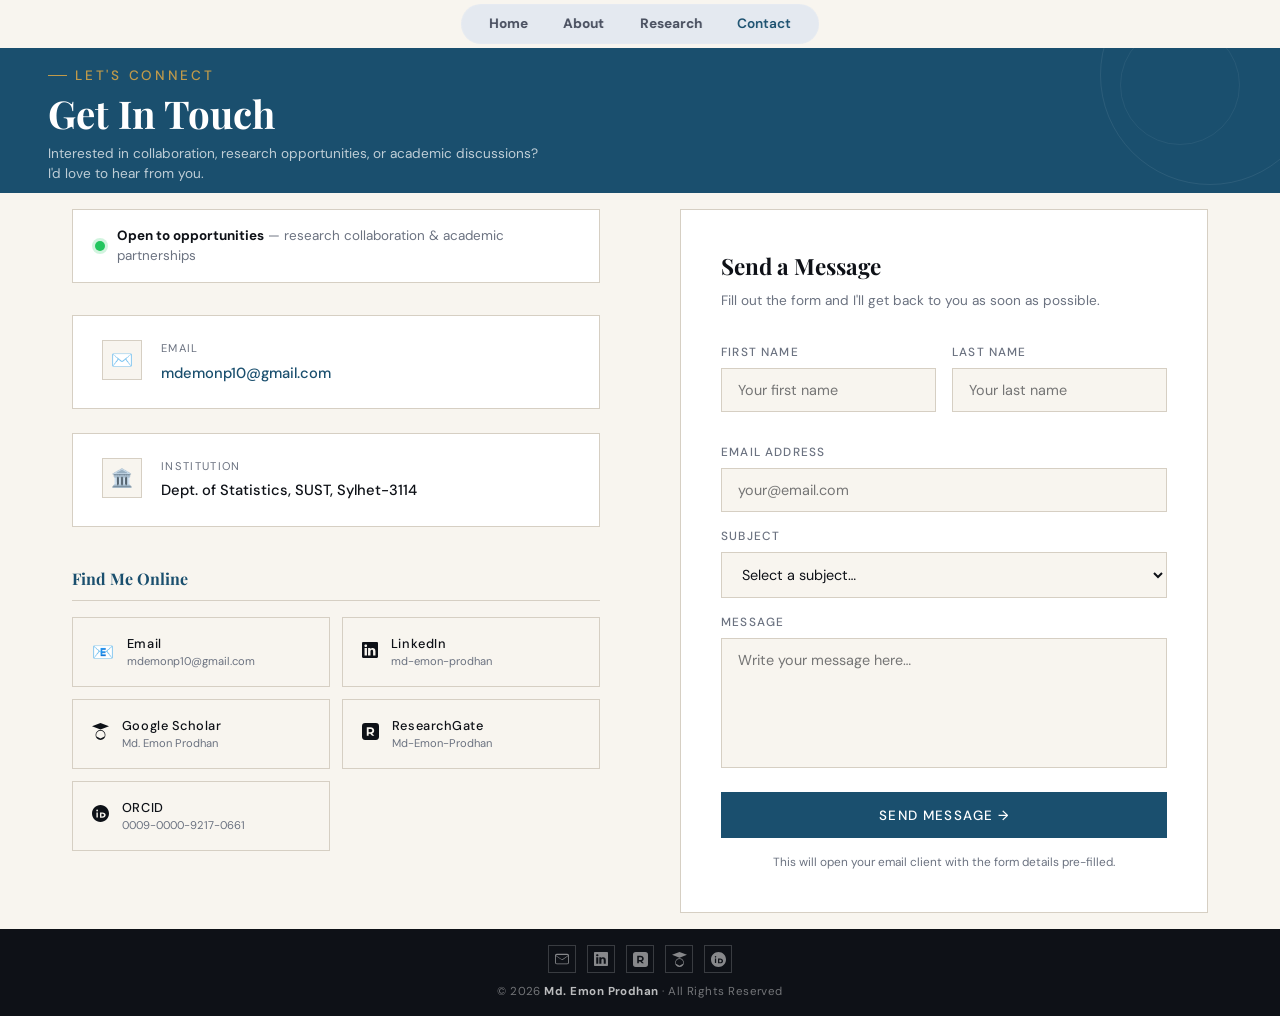
<file: contact.html>
<!DOCTYPE html>
<html lang="en">
<head>
<meta charset="UTF-8" />
<meta name="viewport" content="width=device-width, initial-scale=1.0" />
<title>Contact — Md. Emon Prodhan</title>
<link rel="stylesheet" href="style.css" />
<style>
  .contact-layout {
    display: grid; grid-template-columns: 1fr 1fr; gap: 5rem; align-items: start;
  }
  /* ── INFO CARDS ── */
  .contact-info { display: flex; flex-direction: column; gap: 1.5rem; }

  .info-card {
    background: var(--card); border: 1px solid var(--rule);
    padding: 1.5rem 1.8rem;
    display: flex; gap: 1.2rem; align-items: flex-start;
    transition: border-color 0.2s, box-shadow 0.2s;
  }
  .info-card:hover {
    border-color: var(--accent); box-shadow: 0 4px 20px rgba(26,79,110,0.09);
  }
  .info-icon {
    width: 40px; height: 40px; background: var(--paper); border: 1px solid var(--rule);
    display: flex; align-items: center; justify-content: center;
    font-size: 1.1rem; flex-shrink: 0;
  }
  .info-body .ic-label { font-size: 0.7rem; letter-spacing: 0.12em; text-transform: uppercase; color: var(--muted); margin-bottom: 0.3rem; }
  .info-body .ic-value { font-size: 0.92rem; font-weight: 500; color: var(--ink); }
  .info-body a { color: var(--accent); text-decoration: none; }
  .info-body a:hover { text-decoration: underline; }

  /* ── SOCIAL LINKS ── */
  .social-section { margin-top: 0.5rem; }
  .social-section h4 {
    font-family: 'Playfair Display', serif; font-size: 1rem; color: var(--accent);
    margin-bottom: 1rem; padding-bottom: 0.6rem; border-bottom: 1px solid var(--rule);
  }
  .social-grid { display: grid; grid-template-columns: 1fr 1fr; gap: 0.75rem; }
  .social-card {
    border: 1px solid var(--rule); padding: 1rem 1.2rem;
    text-decoration: none; display: flex; align-items: center; gap: 0.8rem;
    transition: all 0.2s; color: var(--ink);
  }
  .social-card:hover { border-color: var(--accent); background: var(--card); color: var(--accent); }
  .social-card .sc-icon { font-size: 1.1rem; }
  .social-card .sc-name { font-size: 0.8rem; font-weight: 500; letter-spacing: 0.04em; }
  .social-card .sc-handle { font-size: 0.7rem; color: var(--muted); }

  /* ── MESSAGE FORM ── */
  .message-panel {
    background: var(--card); border: 1px solid var(--rule); padding: 2.5rem;
  }
  .message-panel h3 {
    font-family: 'Playfair Display', serif; font-size: 1.4rem;
    color: var(--ink); margin-bottom: 0.5rem;
  }
  .message-panel .form-lead { font-size: 0.85rem; color: var(--muted); margin-bottom: 2rem; }

  .form-row { display: grid; grid-template-columns: 1fr 1fr; gap: 1rem; margin-bottom: 1rem; }
  .form-group { display: flex; flex-direction: column; gap: 0.4rem; margin-bottom: 1rem; }
  .form-group label { font-size: 0.74rem; letter-spacing: 0.1em; text-transform: uppercase; color: var(--muted); font-weight: 500; }
  .form-group input,
  .form-group textarea,
  .form-group select {
    border: 1px solid var(--rule); background: var(--paper);
    padding: 0.75rem 1rem; font-family: 'DM Sans', sans-serif; font-size: 0.9rem;
    color: var(--ink); outline: none; transition: border-color 0.2s; resize: none;
    width: 100%;
  }
  .form-group input:focus,
  .form-group textarea:focus,
  .form-group select:focus { border-color: var(--accent); background: #fff; }
  .form-group textarea { min-height: 130px; }

  .form-submit {
    width: 100%; padding: 0.9rem; background: var(--accent); color: #fff;
    border: none; font-family: 'DM Sans', sans-serif; font-size: 0.84rem;
    letter-spacing: 0.1em; text-transform: uppercase; font-weight: 500;
    cursor: pointer; transition: all 0.2s; margin-top: 0.5rem;
  }
  .form-submit:hover { background: #163f58; }

  .form-notice {
    font-size: 0.74rem; color: var(--muted); margin-top: 1rem; text-align: center;
  }

  /* ── AVAILABILITY BADGE ── */
  .availability {
    display: flex; align-items: center; gap: 0.7rem;
    background: var(--card); border: 1px solid var(--rule);
    padding: 1rem 1.4rem; margin-bottom: 2rem;
  }
  .avail-dot {
    width: 10px; height: 10px; border-radius: 50%; background: #22c55e;
    box-shadow: 0 0 0 3px rgba(34,197,94,0.2); flex-shrink: 0;
    animation: pulse 2s infinite;
  }
  @keyframes pulse {
    0%, 100% { box-shadow: 0 0 0 3px rgba(34,197,94,0.2); }
    50% { box-shadow: 0 0 0 6px rgba(34,197,94,0.1); }
  }
  .avail-text { font-size: 0.84rem; color: var(--muted); }
  .avail-text strong { color: var(--ink); }

  @media (max-width: 900px) {
    .contact-layout { grid-template-columns: 1fr; gap: 3rem; }
    .form-row { grid-template-columns: 1fr; }
    .social-grid { grid-template-columns: 1fr; }
  }
</style>
<style>
.nav-toggle {
  display: none; flex-direction: column; gap: 5px;
  background: none; border: none; cursor: pointer; padding: 4px;
}
.nav-toggle span {
  display: block; width: 22px; height: 2px;
  background: var(--ink); border-radius: 2px; transition: all 0.3s;
}
.nav-toggle.open span:nth-child(1) { transform: translateY(7px) rotate(45deg); }
.nav-toggle.open span:nth-child(2) { opacity: 0; }
.nav-toggle.open span:nth-child(3) { transform: translateY(-7px) rotate(-45deg); }

.mobile-menu {
  display: none; position: fixed;
  top: 56px; left: 0; right: 0; z-index: 99;
  background: var(--paper); border-bottom: 1px solid var(--rule);
  flex-direction: column;
}
.mobile-menu.open { display: flex; }
.mobile-menu a {
  text-decoration: none; color: var(--ink); font-size: 0.9rem;
  font-weight: 500; padding: 0.9rem 1.5rem;
  border-bottom: 1px solid var(--rule); transition: color 0.2s;
}
.mobile-menu a:hover, .mobile-menu a.active { color: var(--accent); }
@media (max-width: 768px) {
.nav-links { display: none; }
  .nav-pill { display: none; }
  .nav-toggle { display: flex; }
}
</style>
</head>
<body>

<nav>
  <a href="index.html" class="nav-logo">Emon <span>Prodhan</span></a>
  <div class="nav-pill"><ul class="nav-links">
    <li><a href="index.html">Home</a></li>
    <li><a href="about.html" >About</a></li>
    <li><a href="research.html" >Research</a></li>
    <li><a href="contact.html" class="active">Contact</a></li>
  </ul></div>
  <button class="nav-toggle" id="navToggle" aria-label="Toggle menu">
    <span></span><span></span><span></span>
  </button>
</nav>

<div class="mobile-menu" id="mobileMenu">
  <a href="index.html">Home</a>
  <a href="about.html" >About</a>
  <a href="research.html" >Research</a>
  <a href="contact.html" class="active">Contact</a>
</div>

<main>

  <!-- BANNER -->
  <div class="page-banner">
    <div style="max-width:1200px; margin:0 auto; padding-top:1rem;">
      <p class="section-label">Let's Connect</p>
      <h1>Get In Touch</h1>
      <p>Interested in collaboration, research opportunities, or academic discussions? I'd love to hear from you.</p>
    </div>
  </div>

  <div class="section-inner">
    <div class="contact-layout">

      <!-- LEFT: Contact Info -->
      <div class="fade-up fade-up-1">

        <div class="availability">
          <div class="avail-dot"></div>
          <div class="avail-text"><strong>Open to opportunities</strong> — research collaboration &amp; academic partnerships</div>
        </div>

        <div class="contact-info" style="margin-bottom: 2.5rem;">
          <div class="info-card">
            <div class="info-icon">✉️</div>
            <div class="info-body">
              <div class="ic-label">Email</div>
              <div class="ic-value"><a href="mailto:mdemonp10@gmail.com">mdemonp10@gmail.com</a></div>
            </div>
          </div>
            <div class="info-card">
            <div class="info-icon">🏛️</div>
            <div class="info-body">
              <div class="ic-label">Institution</div>
              <div class="ic-value">Dept. of Statistics, SUST, Sylhet-3114</div>
            </div>
          </div>
        </div>

        <div class="social-section">
          <h4>Find Me Online</h4>
          <div class="social-grid">
            <a href="mailto:mdemonp10@gmail.com" class="social-card">
              <span class="sc-icon">📧</span>
              <div>
                <div class="sc-name">Email</div>
                <div class="sc-handle">mdemonp10@gmail.com</div>
              </div>
            </a>
			<a href="https://linkedin.com/in/md-emon-prodhan/" target="_blank" class="social-card">
  <span class="sc-icon">
    <svg xmlns="http://www.w3.org/2000/svg" width="16" height="16" fill="currentColor" viewBox="0 0 16 16">
      <path d="M0 1.146C0 .513.526 0 1.175 0h13.65C15.474 0 16 .513 16 1.146v13.708c0 .633-.526 1.146-1.175 1.146H1.175C.526 16 0 15.487 0 14.854V1.146zM4.943 13.5V6H2.542v7.5h2.401zM3.743 4.967c.837 0 1.358-.554 1.358-1.248-.015-.709-.521-1.248-1.343-1.248-.822 0-1.358.54-1.358 1.248 0 .694.521 1.248 1.328 1.248h.015zM13.458 13.5v-4.185c0-2.243-1.196-3.285-2.792-3.285-1.287 0-1.863.709-2.183 1.208V6H6.082c.03.799 0 7.5 0 7.5h2.401V9.31c0-.223.016-.446.082-.605.18-.446.59-.907 1.278-.907.902 0 1.263.684 1.263 1.685V13.5h2.352z"/>
    </svg>
  </span>

  <div>
    <div class="sc-name">LinkedIn</div>
    <div class="sc-handle">md-emon-prodhan</div>
  </div>
</a>

<a href="https://scholar.google.com/citations?user=HPbRhwIAAAAJ&hl=en" target="_blank" class="social-card">
  <span class="sc-icon">
    <svg xmlns="http://www.w3.org/2000/svg" width="17" height="17" fill="currentColor" viewBox="0 0 24 24">
      <path d="M12 24a7 7 0 1 1 0-14 7 7 0 0 1 0 14zm0-15L0 4.5 12 0l12 4.5L12 9zm0 2c-3.313 0-6 2.687-6 6 0 .688.117 1.35.332 1.965L12 22l5.668-3.035A5.978 5.978 0 0 0 18 17c0-3.313-2.687-6-6-6z"/>
    </svg>
  </span>

  <div>
    <div class="sc-name">Google Scholar</div>
    <div class="sc-handle">Md. Emon Prodhan</div>
  </div>
</a>

<a href="https://www.researchgate.net/profile/Md-Emon-Prodhan" target="_blank" class="social-card">
  <span class="sc-icon">
    <svg xmlns="http://www.w3.org/2000/svg" width="17" height="17" fill="currentColor" viewBox="0 0 24 24">
      <path d="M19.586 0H4.414A4.418 4.418 0 0 0 0 4.414v15.172A4.418 4.418 0 0 0 4.414 24h15.172A4.418 4.418 0 0 0 24 19.586V4.414A4.418 4.418 0 0 0 19.586 0zM9.34 18.122H6.77V5.878h5.194c3.287 0 5.21 1.74 5.21 4.654 0 2.124-1.03 3.605-2.883 4.227l3.14 3.363h-3.125l-2.71-3.055H9.34v3.055zm2.47-5.164c1.738 0 2.736-.788 2.736-2.263 0-1.45-.998-2.222-2.736-2.222H9.34v4.485h2.47z"/>
    </svg>
  </span>

  <div>
    <div class="sc-name">ResearchGate</div>
    <div class="sc-handle">Md-Emon-Prodhan</div>
  </div>
</a>

<a href="https://orcid.org/0009-0000-9217-0661" target="_blank" class="social-card">
  <span class="sc-icon">
    <svg xmlns="http://www.w3.org/2000/svg" width="17" height="17" fill="currentColor" viewBox="0 0 24 24">
      <path d="M12 0C5.37 0 0 5.37 0 12s5.37 12 12 12 12-5.37 12-12S18.63 0 12 0zm-4.75 6.5a1.25 1.25 0 1 1 0 2.5 1.25 1.25 0 0 1 0-2.5zm-1 4h2v7h-2v-7zm5 0h3.25c3 0 4.75 1.5 4.75 3.75S17.5 18 14.5 18H11.25v-7.5zm2 1.75v4h1c1.75 0 2.75-.75 2.75-2s-1-2-2.75-2h-1z"/>
    </svg>
  </span>

  <div>
    <div class="sc-name">ORCID</div>
    <div class="sc-handle">0009-0000-9217-0661</div>
  </div>
</a>
          </div>
        </div>

      </div>

      <!-- RIGHT: Message Form -->
      <div class="fade-up fade-up-2">
        <div class="message-panel">
          <h3>Send a Message</h3>
          <p class="form-lead">Fill out the form and I'll get back to you as soon as possible.</p>

          <form action="mailto:mdemonp10@gmail.com" method="get" enctype="text/plain">
            <div class="form-row">
              <div class="form-group">
                <label>First Name</label>
                <input type="text" name="firstname" placeholder="Your first name" />
              </div>
              <div class="form-group">
                <label>Last Name</label>
                <input type="text" name="lastname" placeholder="Your last name" />
              </div>
            </div>
            <div class="form-group">
              <label>Email Address</label>
              <input type="email" name="email" placeholder="your@email.com" />
            </div>
            <div class="form-group">
              <label>Subject</label>
              <select name="subject">
                <option value="">Select a subject…</option>
                <option>Research Collaboration</option>
                <option>Academic Inquiry</option>
                <option>Data Analysis Consultation</option>
                <option>General Message</option>
                <option>Other</option>
              </select>
            </div>
            <div class="form-group">
              <label>Message</label>
              <textarea name="body" placeholder="Write your message here…"></textarea>
            </div>
            <button type="submit" class="form-submit">Send Message →</button>
          </form>
          <p class="form-notice">This will open your email client with the form details pre-filled.</p>
        </div>
      </div>

    </div>
  </div>

</main>

<footer>
  <div class="footer-social">

    <!-- Email -->
    <a href="mailto:mdemonp10@gmail.com" title="Email" aria-label="Email">
      <svg xmlns="http://www.w3.org/2000/svg" width="14" height="14" fill="currentColor" viewBox="0 0 16 16">
        <path d="M0 4a2 2 0 0 1 2-2h12a2 2 0 0 1 2 2v8a2 2 0 0 1-2 2H2a2 2 0 0 1-2-2V4zm2-.5a1 1 0 0 0-.8.4L8 8.6l6.8-4.7A1 1 0 0 0 14 3.5H2zm13 1.2-5.9 4.1a1.5 1.5 0 0 1-1.7 0L1 4.7V12a1 1 0 0 0 1 1h12a1 1 0 0 0 1-1V4.7z"/>
      </svg>
    </a>

    <!-- LinkedIn -->
    <a href="https://linkedin.com/in/md-emon-prodhan/" target="_blank" title="LinkedIn" aria-label="LinkedIn">
      <svg xmlns="http://www.w3.org/2000/svg" width="14" height="14" fill="currentColor" viewBox="0 0 16 16">
        <path d="M0 1.146C0 .513.526 0 1.175 0h13.65C15.474 0 16 .513 16 1.146v13.708c0 .633-.526 1.146-1.175 1.146H1.175C.526 16 0 15.487 0 14.854V1.146zM4.943 13.5V6H2.542v7.5h2.401zM3.743 4.967c.837 0 1.358-.554 1.358-1.248-.015-.709-.521-1.248-1.343-1.248-.822 0-1.358.54-1.358 1.248 0 .694.521 1.248 1.328 1.248h.015zM13.458 13.5v-4.185c0-2.243-1.196-3.285-2.792-3.285-1.287 0-1.863.709-2.183 1.208V6H6.082c.03.799 0 7.5 0 7.5h2.401V9.31c0-.223.016-.446.082-.605.18-.446.59-.907 1.278-.907.902 0 1.263.684 1.263 1.685V13.5h2.352z"/>
      </svg>
    </a>

    <!-- ResearchGate -->
    <a href="https://www.researchgate.net/profile/Md-Emon-Prodhan" target="_blank" title="ResearchGate" aria-label="ResearchGate">
      <svg xmlns="http://www.w3.org/2000/svg" width="15" height="15" fill="currentColor" viewBox="0 0 24 24">
        <path d="M19.586 0H4.414A4.418 4.418 0 0 0 0 4.414v15.172A4.418 4.418 0 0 0 4.414 24h15.172A4.418 4.418 0 0 0 24 19.586V4.414A4.418 4.418 0 0 0 19.586 0zM9.34 18.122H6.77V5.878h5.194c3.287 0 5.21 1.74 5.21 4.654 0 2.124-1.03 3.605-2.883 4.227l3.14 3.363h-3.125l-2.71-3.055H9.34v3.055zm2.47-5.164c1.738 0 2.736-.788 2.736-2.263 0-1.45-.998-2.222-2.736-2.222H9.34v4.485h2.47z"/>
      </svg>
    </a>

    <!-- Google Scholar -->
    <a href="https://scholar.google.com/citations?user=HPbRhwIAAAAJ&hl=en" target="_blank" title="Google Scholar" aria-label="Google Scholar">
      <svg xmlns="http://www.w3.org/2000/svg" width="15" height="15" fill="currentColor" viewBox="0 0 24 24">
        <path d="M12 24a7 7 0 1 1 0-14 7 7 0 0 1 0 14zm0-15L0 4.5 12 0l12 4.5L12 9zm0 2c-3.313 0-6 2.687-6 6 0 .688.117 1.35.332 1.965L12 22l5.668-3.035A5.978 5.978 0 0 0 18 17c0-3.313-2.687-6-6-6z"/>
      </svg>
    </a>

    <!-- ORCID -->
    <a href="https://orcid.org/0009-0000-9217-0661" target="_blank" title="ORCID" aria-label="ORCID">
      <svg xmlns="http://www.w3.org/2000/svg" width="15" height="15" fill="currentColor" viewBox="0 0 24 24">
        <path d="M12 0C5.37 0 0 5.37 0 12s5.37 12 12 12 12-5.37 12-12S18.63 0 12 0zm-4.75 6.5a1.25 1.25 0 1 1 0 2.5 1.25 1.25 0 0 1 0-2.5zm-1 4h2v7h-2v-7zm5 0h3.25c3 0 4.75 1.5 4.75 3.75S17.5 18 14.5 18H11.25v-7.5zm2 1.75v4h1c1.75 0 2.75-.75 2.75-2s-1-2-2.75-2h-1z"/>
      </svg>
    </a>

  </div>

  <p>© 2026 <strong>Md. Emon Prodhan</strong> · All Rights Reserved</p>
</footer>
<script>
const toggle = document.getElementById('navToggle');
const menu   = document.getElementById('mobileMenu');
toggle.addEventListener('click', () => {
  toggle.classList.toggle('open');
  menu.classList.toggle('open');
});
menu.querySelectorAll('a').forEach(a => a.addEventListener('click', () => {
  toggle.classList.remove('open');
  menu.classList.remove('open');
}));
</script>

</body>
</html>
</file>
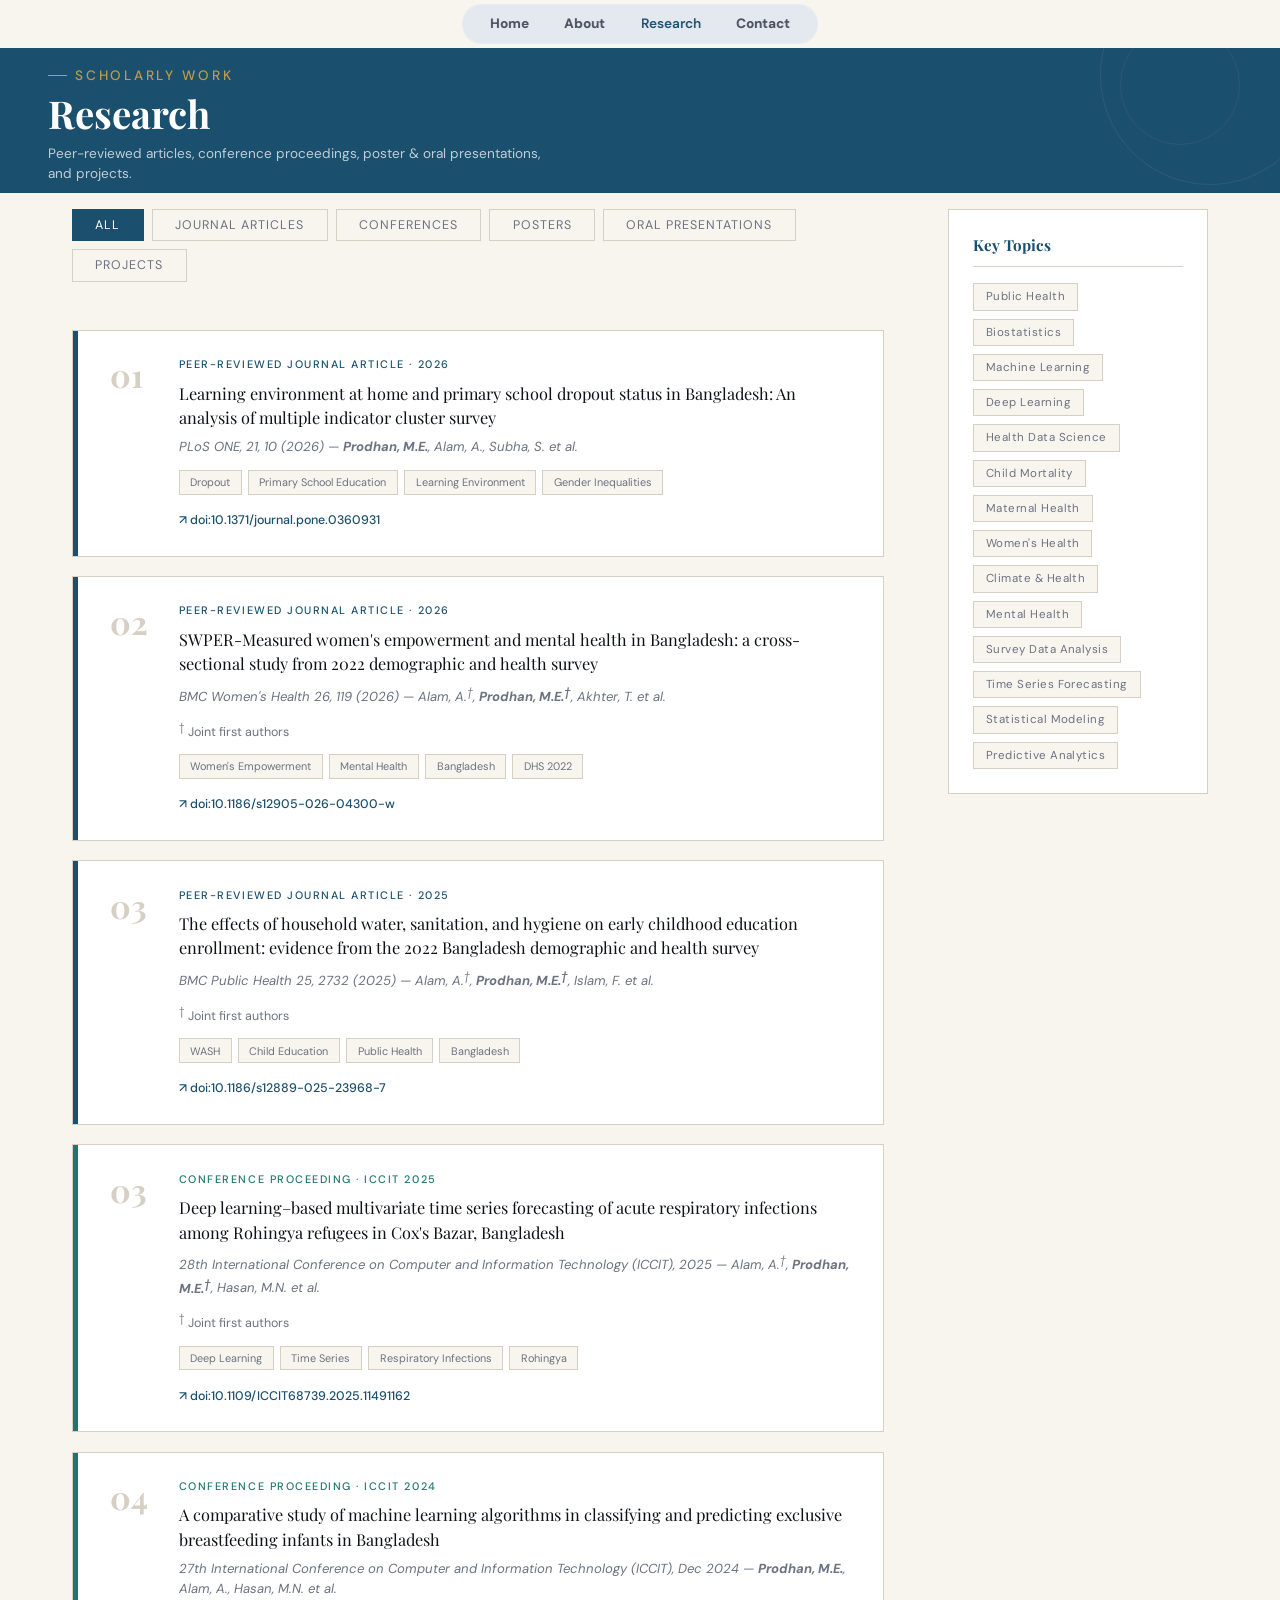
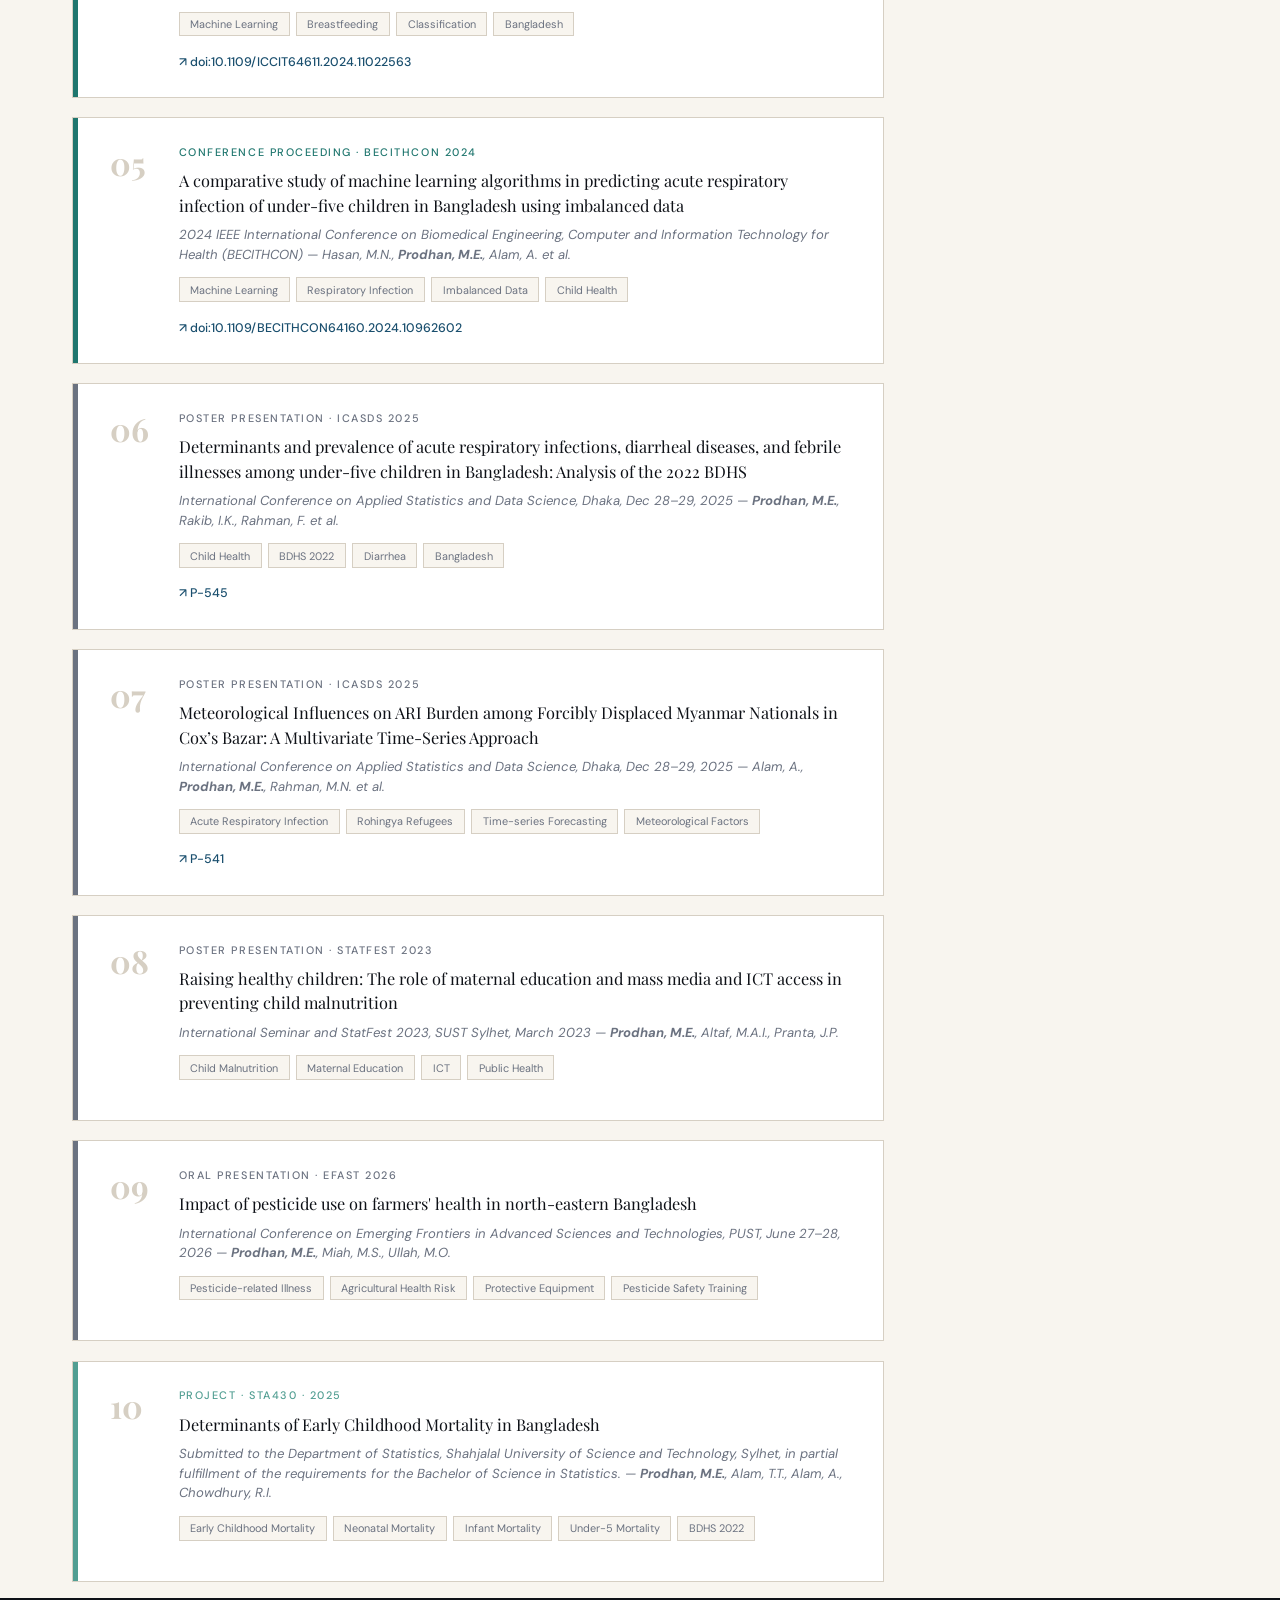
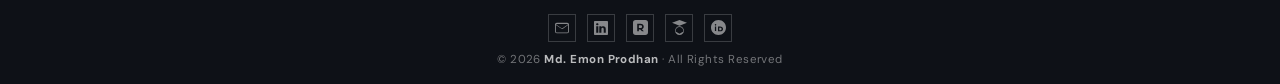
<file: research.html>
<!DOCTYPE html>
<html lang="en">
<head>
<meta charset="UTF-8" />
<meta name="viewport" content="width=device-width, initial-scale=1.0" />
<title>Research — Md. Emon Prodhan</title>
<link rel="stylesheet" href="style.css" />
<style>
  /* ── FILTER BAR ── */
  .filter-bar {
    display: flex; gap: 0.5rem; flex-wrap: wrap; margin-bottom: 3rem;
  }
  .filter-btn {
    padding: 0.45rem 1.4rem; border: 1px solid var(--rule);
    background: transparent; cursor: pointer; font-size: 0.78rem;
    font-family: 'DM Sans', sans-serif; letter-spacing: 0.08em;
    text-transform: uppercase; color: var(--muted); transition: all 0.2s;
  }
  .filter-btn.active, .filter-btn:hover {
    background: var(--accent); color: #fff; border-color: var(--accent);
  }


  /* ── PUB CARDS ── */
  .pub-list { display: flex; flex-direction: column; gap: 1.2rem; }

  .pub-card {
    background: var(--card); border: 1px solid var(--rule);
    display: flex; gap: 0; transition: all 0.22s;
    opacity: 0; transform: translateY(14px);
    animation: fadeUp 0.5s forwards;
  }
  .pub-card:hover {
    border-color: var(--accent);
    box-shadow: 0 6px 28px rgba(26,79,110,0.1);
    transform: translateY(-2px);
  }

  @keyframes fadeUp {
    to { opacity: 1; transform: translateY(0); }
  }
  .pub-card:nth-child(1)  { animation-delay: 0.04s; }
  .pub-card:nth-child(2)  { animation-delay: 0.10s; }
  .pub-card:nth-child(3)  { animation-delay: 0.16s; }
  .pub-card:nth-child(4)  { animation-delay: 0.22s; }
  .pub-card:nth-child(5)  { animation-delay: 0.28s; }
  .pub-card:nth-child(6)  { animation-delay: 0.34s; }
  .pub-card:nth-child(7)  { animation-delay: 0.40s; }

  .pub-accent {
    width: 5px; flex-shrink: 0;
    background: var(--rule);
    transition: background 0.2s;
  }
  .pub-card:hover .pub-accent { background: var(--gold); }
  .pub-accent.journal  { background: var(--accent); }
  .pub-accent.conference { background: var(--core); }
  .pub-accent.poster   { background: var(--muted); }
  .pub-accent.oral   { background: var(--muted); }
  .pub-accent.project   { background: var(--more); }

  .pub-inner {
    padding: 1.6rem 2rem; flex: 1;
    display: flex; gap: 1.8rem; align-items: flex-start;
  }
  .pub-num {
    font-family: 'Playfair Display', serif; font-size: 2rem;
    color: var(--rule); font-weight: 700; flex-shrink: 0;
    line-height: 1; padding-top: 0.2rem; min-width: 2.5rem;
  }
  .pub-body { flex: 1; }
  .pub-type {
    font-size: 0.68rem; letter-spacing: 0.14em; text-transform: uppercase;
    font-weight: 500; margin-bottom: 0.5rem;
  }
  .pub-type.journal   { color: var(--accent); }
  .pub-type.conference { color: var(--core); }
  .pub-type.poster    { color: var(--muted); }
  .pub-type.oral    { color: var(--muted); }
  .pub-type.project   { color: var(--more); }

  .pub-title {
    font-family: 'Playfair Display', serif; font-size: 1.02rem;
    line-height: 1.5; margin-bottom: 0.5rem; color: var(--ink);
  }
  .pub-venue { font-size: 0.82rem; color: var(--muted); font-style: italic; margin-bottom: 0.8rem; }
  .pub-note {font-size: 0.78rem; color: var(--muted); font-style: normal; margin-bottom: 0.8rem; }
  .pub-tags { display: flex; flex-wrap: wrap; gap: 0.4rem; margin-bottom: 0.9rem; }
  .pub-tag {
    font-size: 0.68rem; padding: 0.2rem 0.65rem;
    background: var(--paper); border: 1px solid var(--rule); color: var(--muted);
  }
  .pub-doi {
    font-size: 0.78rem; color: var(--accent); text-decoration: none;
    display: inline-flex; align-items: center; gap: 0.3rem; font-weight: 500;
  }
  .pub-doi:hover { text-decoration: underline; }

  /* ── STATS SIDEBAR ── */
  .pubs-layout {
    display: grid; grid-template-columns: 1fr 260px; gap: 4rem; align-items: start;
  }
  .sidebar { display: flex; flex-direction: column; gap: 1.5rem; position: sticky; top: 100px; }
  .sidebar-card {
    background: var(--card); border: 1px solid var(--rule); padding: 1.5rem;
  }
  .sidebar-card h4 {
    font-family: 'Playfair Display', serif; font-size: 0.95rem;
    color: var(--accent); margin-bottom: 1rem;
    padding-bottom: 0.6rem; border-bottom: 1px solid var(--rule);
  }
  .stat-row {
    display: flex; justify-content: space-between; align-items: center;
    padding: 0.5rem 0; border-bottom: 1px dashed var(--rule); font-size: 0.84rem;
  }
  .stat-row:last-child { border-bottom: none; padding-bottom: 0; }
  .stat-row .s-label { color: var(--muted); font-size: 0.8rem; }
  .stat-row .s-val {
    font-family: 'Playfair Display', serif; font-size: 1.2rem; color: var(--accent);
  }
  .legend-item {
    display: flex; align-items: center; gap: 0.7rem;
    font-size: 0.8rem; color: var(--muted); padding: 0.3rem 0;
  }
  .legend-dot {
    width: 10px; height: 10px; border-radius: 50%; flex-shrink: 0;
  }

  @media (max-width: 900px) {
    .pubs-layout { grid-template-columns: 1fr; }
    .sidebar { position: static; }
    .pub-num { display: none; }
  }
</style>

</style>
<style>
.nav-toggle {
  display: none; flex-direction: column; gap: 5px;
  background: none; border: none; cursor: pointer; padding: 4px;
}
.nav-toggle span {
  display: block; width: 22px; height: 2px;
  background: var(--ink); border-radius: 2px; transition: all 0.3s;
}
.nav-toggle.open span:nth-child(1) { transform: translateY(7px) rotate(45deg); }
.nav-toggle.open span:nth-child(2) { opacity: 0; }
.nav-toggle.open span:nth-child(3) { transform: translateY(-7px) rotate(-45deg); }

.mobile-menu {
  display: none; position: fixed;
  top: 56px; left: 0; right: 0; z-index: 99;
  background: var(--paper); border-bottom: 1px solid var(--rule);
  flex-direction: column;
}
.mobile-menu.open { display: flex; }
.mobile-menu a {
  text-decoration: none; color: var(--ink); font-size: 0.9rem;
  font-weight: 500; padding: 0.9rem 1.5rem;
  border-bottom: 1px solid var(--rule); transition: color 0.2s;
}
.mobile-menu a:hover, .mobile-menu a.active { color: var(--accent); }
@media (max-width: 768px) {
.nav-links { display: none; }
  .nav-pill { display: none; }
  .nav-toggle { display: flex; }
}
</style>
</head>
<body>

<nav>
  <a href="index.html" class="nav-logo">Emon <span>Prodhan</span></a>
  <div class="nav-pill"><ul class="nav-links">
    <li><a href="index.html">Home</a></li>
    <li><a href="about.html" >About</a></li>
    <li><a href="research.html" class="active">Research</a></li>
    <li><a href="contact.html">Contact</a></li>
  </ul></div>
  <button class="nav-toggle" id="navToggle" aria-label="Toggle menu">
    <span></span><span></span><span></span>
  </button>
</nav>

<div class="mobile-menu" id="mobileMenu">
  <a href="index.html">Home</a>
  <a href="about.html" >About</a>
  <a href="research.html" class="active">Research</a>
  <a href="contact.html">Contact</a>
</div>
<main>

  <!-- BANNER -->
  <div class="page-banner">
    <div style="max-width:1200px; margin:0 auto; padding-top:1rem;">
      <p class="section-label">Scholarly Work</p>
      <h1>Research</h1>
      <p>Peer-reviewed articles, conference proceedings, poster & oral presentations, and projects.</p>
    </div>
  </div>

  <div class="section-inner">
    <div class="pubs-layout">

      <!-- PUB LIST -->
      <div>
        <div class="filter-bar">
          <button class="filter-btn active" onclick="filterPubs('all', this)">All</button>
          <button class="filter-btn" onclick="filterPubs('journal', this)">Journal Articles</button>
          <button class="filter-btn" onclick="filterPubs('conference', this)">Conferences</button>
          <button class="filter-btn" onclick="filterPubs('poster', this)">Posters</button>
		  <button class="filter-btn" onclick="filterPubs('oral', this)">ORAL PRESENTATIONS</button>
	      <button class="filter-btn" onclick="filterPubs('project', this)">Projects</button>
        </div>

        <div class="pub-list" id="pubList">
			
          <!-- JOURNAL 1 -->
          <div class="pub-card" data-type="journal">
            <div class="pub-accent journal"></div>
            <div class="pub-inner">
              <div class="pub-num">01</div>
              <div class="pub-body">
                <div class="pub-type journal">Peer-Reviewed Journal Article · 2026</div>
                <div class="pub-title">Learning environment at home and primary school dropout status in Bangladesh: An analysis of multiple indicator cluster survey</div>
                <div class="pub-venue">PLoS ONE, 21, 10 (2026) — <strong>Prodhan, M.E.</strong>, Alam, A., Subha, S. et al.</div>
                <div class="pub-tags">
                  <span class="pub-tag">Dropout</span>
                  <span class="pub-tag">Primary School Education</span>
                  <span class="pub-tag">Learning Environment</span>
                  <span class="pub-tag">Gender Inequalities</span>
                </div>
                <a href="https://doi.org/10.1371/journal.pone.0360931" target="_blank" class="pub-doi">↗ doi:10.1371/journal.pone.0360931</a>
              </div>
            </div>
          </div>
			
          <!-- JOURNAL 2 -->
          <div class="pub-card" data-type="journal">
            <div class="pub-accent journal"></div>
            <div class="pub-inner">
              <div class="pub-num">02</div>
              <div class="pub-body">
                <div class="pub-type journal">Peer-Reviewed Journal Article · 2026</div>
                <div class="pub-title">SWPER-Measured women's empowerment and mental health in Bangladesh: a cross-sectional study from 2022 demographic and health survey</div>
                <div class="pub-venue">BMC Women's Health 26, 119 (2026) — Alam, A.<sup>†</sup>, <strong>Prodhan, M.E.<sup>†</sup></strong>, Akhter, T. et al.</div>
				<div class="pub-note"><sup>†</sup> Joint first authors</div>
                <div class="pub-tags">
                  <span class="pub-tag">Women's Empowerment</span>
                  <span class="pub-tag">Mental Health</span>
                  <span class="pub-tag">Bangladesh</span>
                  <span class="pub-tag">DHS 2022</span>
                </div>
                <a href="https://doi.org/10.1186/s12905-026-04300-w" target="_blank" class="pub-doi">↗ doi:10.1186/s12905-026-04300-w</a>
              </div>
            </div>
          </div>

          <!-- JOURNAL 3 -->
          <div class="pub-card" data-type="journal">
            <div class="pub-accent journal"></div>
            <div class="pub-inner">
              <div class="pub-num">03</div>
              <div class="pub-body">
                <div class="pub-type journal">Peer-Reviewed Journal Article · 2025</div>
                <div class="pub-title">The effects of household water, sanitation, and hygiene on early childhood education enrollment: evidence from the 2022 Bangladesh demographic and health survey</div>
                <div class="pub-venue">BMC Public Health 25, 2732 (2025) — Alam, A.<sup>†</sup>, <strong>Prodhan, M.E.<sup>†</sup></strong>, Islam, F. et al.</div>
				<div class="pub-note"><sup>†</sup> Joint first authors</div>
                <div class="pub-tags">
                  <span class="pub-tag">WASH</span>
                  <span class="pub-tag">Child Education</span>
                  <span class="pub-tag">Public Health</span>
                  <span class="pub-tag">Bangladesh</span>
                </div>
                <a href="https://doi.org/10.1186/s12889-025-23968-7" target="_blank" class="pub-doi">↗ doi:10.1186/s12889-025-23968-7</a>
              </div>
            </div>
          </div>

          <!-- CONFERENCE 1 -->
          <div class="pub-card" data-type="conference">
            <div class="pub-accent conference"></div>
            <div class="pub-inner">
              <div class="pub-num">03</div>
              <div class="pub-body">
                <div class="pub-type conference">Conference Proceeding · ICCIT 2025</div>
                <div class="pub-title">Deep learning–based multivariate time series forecasting of acute respiratory infections among Rohingya refugees in Cox's Bazar, Bangladesh</div>
                <div class="pub-venue">28th International Conference on Computer and Information Technology (ICCIT), 2025 — Alam, A.<sup>†</sup>, <strong>Prodhan, M.E.<sup>†</sup></strong>, Hasan, M.N. et al.</div>
                <div class="pub-note"><sup>†</sup> Joint first authors</div>
				  <div class="pub-tags">
                  <span class="pub-tag">Deep Learning</span>
                  <span class="pub-tag">Time Series</span>
                  <span class="pub-tag">Respiratory Infections</span>
                  <span class="pub-tag">Rohingya</span>
                </div>
                <a href="https://doi.org/10.1109/ICCIT68739.2025.11491162" target="_blank" class="pub-doi">↗ doi:10.1109/ICCIT68739.2025.11491162</a>
              </div>
            </div>
          </div>

          <!-- CONFERENCE 2 -->
          <div class="pub-card" data-type="conference">
            <div class="pub-accent conference"></div>
            <div class="pub-inner">
              <div class="pub-num">04</div>
              <div class="pub-body">
                <div class="pub-type conference">Conference Proceeding · ICCIT 2024</div>
                <div class="pub-title">A comparative study of machine learning algorithms in classifying and predicting exclusive breastfeeding infants in Bangladesh</div>
                <div class="pub-venue">27th International Conference on Computer and Information Technology (ICCIT), Dec 2024 — <strong>Prodhan, M.E.</strong>, Alam, A., Hasan, M.N. et al.</div>
                <div class="pub-tags">
                  <span class="pub-tag">Machine Learning</span>
                  <span class="pub-tag">Breastfeeding</span>
                  <span class="pub-tag">Classification</span>
                  <span class="pub-tag">Bangladesh</span>
                </div>
                <a href="https://doi.org/10.1109/ICCIT64611.2024.11022563" target="_blank" class="pub-doi">↗ doi:10.1109/ICCIT64611.2024.11022563</a>
              </div>
            </div>
          </div>

          <!-- CONFERENCE 3 -->
          <div class="pub-card" data-type="conference">
            <div class="pub-accent conference"></div>
            <div class="pub-inner">
              <div class="pub-num">05</div>
              <div class="pub-body">
                <div class="pub-type conference">Conference Proceeding · BECITHCON 2024</div>
                <div class="pub-title">A comparative study of machine learning algorithms in predicting acute respiratory infection of under-five children in Bangladesh using imbalanced data</div>
                <div class="pub-venue">2024 IEEE International Conference on Biomedical Engineering, Computer and Information Technology for Health (BECITHCON) — Hasan, M.N., <strong>Prodhan, M.E.</strong>, Alam, A. et al.</div>
                <div class="pub-tags">
                  <span class="pub-tag">Machine Learning</span>
                  <span class="pub-tag">Respiratory Infection</span>
                  <span class="pub-tag">Imbalanced Data</span>
                  <span class="pub-tag">Child Health</span>
                </div>
                <a href="https://doi.org/10.1109/BECITHCON64160.2024.10962602" target="_blank" class="pub-doi">↗ doi:10.1109/BECITHCON64160.2024.10962602</a>
              </div>
            </div>
          </div>

          <!-- POSTER 1 -->
          <div class="pub-card" data-type="poster">
            <div class="pub-accent poster"></div>
            <div class="pub-inner">
              <div class="pub-num">06</div>
              <div class="pub-body">
                <div class="pub-type poster">Poster Presentation · ICASDS 2025</div>
                <div class="pub-title">Determinants and prevalence of acute respiratory infections, diarrheal diseases, and febrile illnesses among under-five children in Bangladesh: Analysis of the 2022 BDHS</div>
                <div class="pub-venue">International Conference on Applied Statistics and Data Science, Dhaka, Dec 28–29, 2025 — <strong>Prodhan, M.E.</strong>, Rakib, I.K., Rahman, F. et al.</div>
                <div class="pub-tags">
                  <span class="pub-tag">Child Health</span>
                  <span class="pub-tag">BDHS 2022</span>
                  <span class="pub-tag">Diarrhea</span>
                  <span class="pub-tag">Bangladesh</span>
                </div>
		<a href="https://isrt.ac.bd/wp-content/uploads/2026/01/icas2025-book-v2.1.pdf" target="_blank" class="pub-doi">↗ P-545</a>
              </div>
            </div>
          </div>

	   <!-- POSTER 2 -->
          <div class="pub-card" data-type="poster">
            <div class="pub-accent poster"></div>
            <div class="pub-inner">
              <div class="pub-num">07</div>
              <div class="pub-body">
                <div class="pub-type poster">Poster Presentation · ICASDS 2025</div>
                <div class="pub-title">Meteorological Influences on ARI Burden among Forcibly Displaced Myanmar Nationals in Cox’s Bazar: A Multivariate Time-Series Approach</div>
                <div class="pub-venue">International Conference on Applied Statistics and Data Science, Dhaka, Dec 28–29, 2025 — Alam, A., <strong>Prodhan, M.E.</strong>, Rahman, M.N. et al.</div>
                <div class="pub-tags">
                  <span class="pub-tag">Acute Respiratory Infection</span>
                  <span class="pub-tag">Rohingya Refugees</span>
                  <span class="pub-tag">Time-series Forecasting</span>
                  <span class="pub-tag">Meteorological Factors</span>
                </div>
		<a href="https://isrt.ac.bd/wp-content/uploads/2026/01/icas2025-book-v2.1.pdf" target="_blank" class="pub-doi">↗ P-541</a>
              </div>
            </div>
          </div>

          <!-- POSTER 3 -->
          <div class="pub-card" data-type="poster">
            <div class="pub-accent poster"></div>
            <div class="pub-inner">
              <div class="pub-num">08</div>
              <div class="pub-body">
                <div class="pub-type poster">Poster Presentation · StatFest 2023</div>
                <div class="pub-title">Raising healthy children: The role of maternal education and mass media and ICT access in preventing child malnutrition</div>
                <div class="pub-venue">International Seminar and StatFest 2023, SUST Sylhet, March 2023 — <strong>Prodhan, M.E.</strong>, Altaf, M.A.I., Pranta, J.P.</div>
                <div class="pub-tags">
                  <span class="pub-tag">Child Malnutrition</span>
                  <span class="pub-tag">Maternal Education</span>
                  <span class="pub-tag">ICT</span>
                  <span class="pub-tag">Public Health</span>
                </div>
              </div>
            </div>
          </div>	
	    <!-- ORAL 1 -->
          <div class="pub-card" data-type="oral">
            <div class="pub-accent oral"></div>
            <div class="pub-inner">
              <div class="pub-num">09</div>
              <div class="pub-body">
                <div class="pub-type oral">Oral Presentation · EFAST 2026</div>
                <div class="pub-title">Impact of pesticide use on farmers' health in north-eastern Bangladesh</div>
                <div class="pub-venue">International Conference on Emerging Frontiers in Advanced Sciences and Technologies, PUST, June 27–28, 2026 — <strong>Prodhan, M.E.</strong>, Miah, M.S., Ullah, M.O.</div>
                <div class="pub-tags">
                  <span class="pub-tag">Pesticide-related Illness</span>
                  <span class="pub-tag">Agricultural Health Risk</span>
                  <span class="pub-tag">Protective Equipment</span>
                  <span class="pub-tag">Pesticide Safety Training</span>
                </div>
              </div>
            </div>
          </div>	

	  <!-- PROJECT 1 -->
          <div class="pub-card" data-type="project">
            <div class="pub-accent project"></div>
            <div class="pub-inner">
              <div class="pub-num">10</div>
              <div class="pub-body">
                <div class="pub-type project">Project · STA430 · 2025</div>
                <div class="pub-title">Determinants of Early Childhood Mortality in Bangladesh</div>
                <div class="pub-venue">Submitted to the Department of Statistics, Shahjalal University of Science and Technology, Sylhet, in partial fulfillment of the requirements for the Bachelor of Science in Statistics. — <strong>Prodhan, M.E.</strong>, Alam, T.T., Alam, A., Chowdhury, R.I.</div>
                <div class="pub-tags">
                  <span class="pub-tag">Early Childhood Mortality</span>
                  <span class="pub-tag">Neonatal Mortality</span>
                  <span class="pub-tag">Infant Mortality</span>
		  <span class="pub-tag">Under-5 Mortality</span>
		  <span class="pub-tag">BDHS 2022</span>
                </div>
              </div>
            </div>
          </div>
        
	</div><!-- end pub-list -->
      </div>

        <div class="sidebar-card">
          <h4>Key Topics</h4>
          <div style="display:flex; flex-wrap:wrap; gap:0.5rem; margin-top:0.3rem;">
		<span class="skill-tag" style="font-size:0.72rem;">Public Health</span>
		<span class="skill-tag" style="font-size:0.72rem;">Biostatistics</span>
		<span class="skill-tag" style="font-size:0.72rem;">Machine Learning</span>
		<span class="skill-tag" style="font-size:0.72rem;">Deep Learning</span>
		<span class="skill-tag" style="font-size:0.72rem;">Health Data Science</span>
		<span class="skill-tag" style="font-size:0.72rem;">Child Mortality</span>
		<span class="skill-tag" style="font-size:0.72rem;">Maternal Health</span>
		<span class="skill-tag" style="font-size:0.72rem;">Women's Health</span>
		<span class="skill-tag" style="font-size:0.72rem;">Climate & Health</span>
		<span class="skill-tag" style="font-size:0.72rem;">Mental Health</span>
		<span class="skill-tag" style="font-size:0.72rem;">Survey Data Analysis</span>
		<span class="skill-tag" style="font-size:0.72rem;">Time Series Forecasting</span>
		<span class="skill-tag" style="font-size:0.72rem;">Statistical Modeling</span>
		<span class="skill-tag" style="font-size:0.72rem;">Predictive Analytics</span>
          </div>
        </div>
      </aside>

    </div>
  </div>

</main>

<footer>
  <div class="footer-social">

    <!-- Email -->
    <a href="mailto:mdemonp10@gmail.com" title="Email" aria-label="Email">
      <svg xmlns="http://www.w3.org/2000/svg" width="14" height="14" fill="currentColor" viewBox="0 0 16 16">
        <path d="M0 4a2 2 0 0 1 2-2h12a2 2 0 0 1 2 2v8a2 2 0 0 1-2 2H2a2 2 0 0 1-2-2V4zm2-.5a1 1 0 0 0-.8.4L8 8.6l6.8-4.7A1 1 0 0 0 14 3.5H2zm13 1.2-5.9 4.1a1.5 1.5 0 0 1-1.7 0L1 4.7V12a1 1 0 0 0 1 1h12a1 1 0 0 0 1-1V4.7z"/>
      </svg>
    </a>

    <!-- LinkedIn -->
    <a href="https://linkedin.com/in/md-emon-prodhan/" target="_blank" title="LinkedIn" aria-label="LinkedIn">
      <svg xmlns="http://www.w3.org/2000/svg" width="14" height="14" fill="currentColor" viewBox="0 0 16 16">
        <path d="M0 1.146C0 .513.526 0 1.175 0h13.65C15.474 0 16 .513 16 1.146v13.708c0 .633-.526 1.146-1.175 1.146H1.175C.526 16 0 15.487 0 14.854V1.146zM4.943 13.5V6H2.542v7.5h2.401zM3.743 4.967c.837 0 1.358-.554 1.358-1.248-.015-.709-.521-1.248-1.343-1.248-.822 0-1.358.54-1.358 1.248 0 .694.521 1.248 1.328 1.248h.015zM13.458 13.5v-4.185c0-2.243-1.196-3.285-2.792-3.285-1.287 0-1.863.709-2.183 1.208V6H6.082c.03.799 0 7.5 0 7.5h2.401V9.31c0-.223.016-.446.082-.605.18-.446.59-.907 1.278-.907.902 0 1.263.684 1.263 1.685V13.5h2.352z"/>
      </svg>
    </a>

    <!-- ResearchGate -->
    <a href="https://www.researchgate.net/profile/Md-Emon-Prodhan" target="_blank" title="ResearchGate" aria-label="ResearchGate">
      <svg xmlns="http://www.w3.org/2000/svg" width="15" height="15" fill="currentColor" viewBox="0 0 24 24">
        <path d="M19.586 0H4.414A4.418 4.418 0 0 0 0 4.414v15.172A4.418 4.418 0 0 0 4.414 24h15.172A4.418 4.418 0 0 0 24 19.586V4.414A4.418 4.418 0 0 0 19.586 0zM9.34 18.122H6.77V5.878h5.194c3.287 0 5.21 1.74 5.21 4.654 0 2.124-1.03 3.605-2.883 4.227l3.14 3.363h-3.125l-2.71-3.055H9.34v3.055zm2.47-5.164c1.738 0 2.736-.788 2.736-2.263 0-1.45-.998-2.222-2.736-2.222H9.34v4.485h2.47z"/>
      </svg>
    </a>

    <!-- Google Scholar -->
    <a href="https://scholar.google.com/citations?user=HPbRhwIAAAAJ&hl=en" target="_blank" title="Google Scholar" aria-label="Google Scholar">
      <svg xmlns="http://www.w3.org/2000/svg" width="15" height="15" fill="currentColor" viewBox="0 0 24 24">
        <path d="M12 24a7 7 0 1 1 0-14 7 7 0 0 1 0 14zm0-15L0 4.5 12 0l12 4.5L12 9zm0 2c-3.313 0-6 2.687-6 6 0 .688.117 1.35.332 1.965L12 22l5.668-3.035A5.978 5.978 0 0 0 18 17c0-3.313-2.687-6-6-6z"/>
      </svg>
    </a>

    <!-- ORCID -->
    <a href="https://orcid.org/0009-0000-9217-0661" target="_blank" title="ORCID" aria-label="ORCID">
      <svg xmlns="http://www.w3.org/2000/svg" width="15" height="15" fill="currentColor" viewBox="0 0 24 24">
        <path d="M12 0C5.37 0 0 5.37 0 12s5.37 12 12 12 12-5.37 12-12S18.63 0 12 0zm-4.75 6.5a1.25 1.25 0 1 1 0 2.5 1.25 1.25 0 0 1 0-2.5zm-1 4h2v7h-2v-7zm5 0h3.25c3 0 4.75 1.5 4.75 3.75S17.5 18 14.5 18H11.25v-7.5zm2 1.75v4h1c1.75 0 2.75-.75 2.75-2s-1-2-2.75-2h-1z"/>
      </svg>
    </a>

  </div>

  <p>© 2026 <strong>Md. Emon Prodhan</strong> · All Rights Reserved</p>
</footer>
<script>
function filterPubs(type, btn) {
  document.querySelectorAll('.filter-btn').forEach(b => b.classList.remove('active'));
  btn.classList.add('active');
  document.querySelectorAll('.pub-card').forEach(c => {
    c.style.display = (type === 'all' || c.dataset.type === type) ? 'flex' : 'none';
  });
}
const toggle = document.getElementById('navToggle');
const menu   = document.getElementById('mobileMenu');
toggle.addEventListener('click', () => {
  toggle.classList.toggle('open');
  menu.classList.toggle('open');
});
menu.querySelectorAll('a').forEach(a => a.addEventListener('click', () => {
  toggle.classList.remove('open');
  menu.classList.remove('open');
}));
</script>
</body>
</html>
</file>
<file: style.css>
@import url('https://fonts.googleapis.com/css2?family=Playfair+Display:ital,wght@0,400;0,700;1,400&family=DM+Sans:wght@300;400;500;700&display=swap');

*,
*::before,
*::after{
  box-sizing:border-box;
  margin:0;
  padding:0;
}

:root{
  --ink:#0e1117;
  --paper:#f8f5ef;
  --accent:#1a4f6e;
  --gold:#c09a4a;
  --muted:#6b7280;
  --rule:#d6cfc3;
  --card:#ffffff;
  --core:#1f766e;
  --more:#519e92;
}

html{
  scroll-behavior:smooth;
}

body{
  font-family:'DM Sans',sans-serif;
  background:var(--paper);
  color:var(--ink);
  font-size:14px;
  line-height:1.5;
  min-height:100vh;
  display:flex;
  flex-direction:column;
  overflow-x:hidden;
}

/* ───────────────── NAV ───────────────── */

/* ── NAV ── */
nav {
  position: fixed; top: 0; left: 0; right: 0; z-index: 100;
  display: flex; justify-content: space-between; align-items: center;
  padding: 1.5rem 2rem;
  background: var(--paper);
}
 
/* pill container — centered */
.nav-pill {
  position: absolute; left: 50%; transform: translateX(-50%);
  display: flex; align-items: center; gap: 0.25rem;
  background: rgba(226, 232, 240, 0.9);
  backdrop-filter: blur(14px);
  border: 1px solid rgba(255,255,255,0.07);
  border-radius: 50px;
  padding: 0.5rem 0.6rem;
}
.nav-links {
  display: flex; gap: 0; list-style: none;
}
.nav-links a {
  text-decoration: none; color: #4a5060; font-size: 0.85rem;
  font-weight: 800; padding: 0.5rem 1.1rem; border-radius: 50px;
  transition: color 0.2s, background 0.2s;
  white-space: nowrap;
}
.nav-links a:hover { color: var(--accent); background: rgba(26,79,110,0.07); }
.nav-links a.active { color: var(--accent); font-weight: 600; }
 
.nav-logo {
  font-size: 0.9rem; font-weight: 600; color: var(--white);
  text-decoration: none; letter-spacing: 0.02em; z-index: 1;
  display: none;
}
.nav-logo span { color: var(--accent); }

/* ───────────────── PAGE WRAPPER ───────────────── */

main{
  flex:1;
  padding-top:5px;
}

/* ───────────────── SECTION SHARED ───────────────── */

.section-inner{
  padding:1rem 2rem;
  max-width:1200px;
  margin:0 auto;
}

.section-label{
  font-size:.50rem;
  letter-spacing:.2em;
  text-transform:uppercase;

  color:var(--gold);
  font-weight:500;

  margin-bottom:.4rem;

  display:flex;
  align-items:center;
  gap:.5rem;
}

.section-label::before{
  content:'';
  display:block;

  width:1.2rem;
  height:1px;

  background:var(--gold);
}

h1,
h2,
h3{
  font-family:'Playfair Display',serif;
}

h2{
  font-size:clamp(1.5rem,2vw,2rem);
  color:var(--ink);

  margin-bottom:1.2rem;
  line-height:1.1;
}

/* ───────────────── BUTTONS ───────────────── */

.btn{
  display:inline-block;

  padding:.62rem 1.1rem;

  border-radius:3px;

  font-size:.68rem;
  font-weight:600;
  letter-spacing:.08em;
  text-transform:uppercase;

  text-decoration:none;

  transition:.25s ease;
  cursor:pointer;
}

.btn-primary{
  background:var(--accent);
  color:#fff;
  border:1px solid var(--accent);
}

.btn-primary:hover{
  background:#163f58;
  transform:translateY(-2px);
  box-shadow:0 6px 18px rgba(26,79,110,.18);
}

.btn-outline{
  border:1px solid var(--accent);
  color:var(--accent);
  background:transparent;
}

.btn-outline:hover{
  background:var(--accent);
  color:#fff;
}

/* ───────────────── SKILL TAG ───────────────── */

.skill-tag{
  padding:.25rem .75rem;

  border:1px solid var(--rule);

  font-size:.68rem;
  color:var(--muted);

  background:var(--paper);

  letter-spacing:.04em;

  display:inline-block;
}

/* ───────────────── CARD SYSTEM ───────────────── */

.card,
.highlight-item,
.exp-card,
.profile-card{
  background:var(--card);

  border:1px solid var(--rule);

  transition:.25s ease;
}

.card:hover,
.highlight-item:hover,
.exp-card:hover{
  transform:translateY(-2px);
}

/* ───────────────── HIGHLIGHTS ───────────────── */

.highlights{
  background:var(--accent);

  padding:2rem 0;

  display:flex;
  justify-content:center;
}

.highlights-grid{
  width:min(1100px, 92%);
  margin:0 auto;

  display:grid;
  grid-template-columns:repeat(3, 1fr);

  gap:1rem;

  margin:0 auto;
}

.highlight-item{
  padding:1rem 1rem;

  background:rgba(255,255,255,.06);
  border:1px solid rgba(255,255,255,.08);

  border-radius:18px;

  text-align:center;

  width:100%;
}

.highlight-item:hover{
  transform:translateY(-2px);
  background:rgba(255,255,255,.1);
}

.hl-icon{
  font-size:1rem;
  margin-bottom:.6rem;
  opacity:.85;
}

.hl-num{
  display:block;

  font-family:'Playfair Display',serif;
  font-size:2rem;
  line-height:1;

  color:#fff;

  margin-bottom:.4rem;
}

.hl-label{
  font-size:.72rem;
  letter-spacing:.08em;
  text-transform:uppercase;

  color:rgba(255,255,255,.72);
}

/* MOBILE */

@media(max-width:768px){

  .highlights{
    min-height:auto;
    padding:1rem;
  }

  .highlights-grid{
    grid-template-columns:1fr;
  }

  .highlight-item{
    padding:1rem;
  }
}

/* ───────────────── FOOTER ───────────────── */

footer{
  background:var(--ink);
  color:rgba(255,255,255,.42);

  text-align:center;

  padding:1rem 2rem;

  font-size:.72rem;
  letter-spacing:.04em;
}

footer strong{
  color:rgba(255,255,255,.72);
}

.footer-social{
  display:flex;
  justify-content:center;
  gap:.7rem;

  margin-bottom:.6rem;
}

.footer-social a{
  width:28px;
  height:28px;

  border:1px solid rgba(255,255,255,.18);

  display:flex;
  align-items:center;
  justify-content:center;

  text-decoration:none;

  color:rgba(255,255,255,.5);

  font-size:.72rem;

  transition:.2s ease;
}

.footer-social a:hover{
  border-color:var(--gold);
  color:var(--gold);
}

/* ───────────────── PAGE HERO BANNER ───────────────── */

.page-banner{
  background:var(--accent);

  padding:2.8rem 3rem 0.5rem;

  position:relative;
  overflow:hidden;
}

.page-banner::after{
  content:'';

  position:absolute;
  right:-40px;
  top:-40px;

  width:220px;
  height:220px;

  border:1px solid rgba(255,255,255,.08);
  border-radius:50%;
}

.page-banner::before{
  content:'';

  position:absolute;
  right:40px;
  top:20px;

  width:120px;
  height:120px;

  border:1px solid rgba(255,255,255,.06);
  border-radius:50%;
}

.page-banner .section-label{
  color:var(--gold);
}

.page-banner .section-label::before{
  background:var(--gold);
}

.page-banner h1{
  font-family:'Playfair Display',serif;

  font-size:clamp(1.8rem,3vw,2.5rem);

  color:#fff;

  line-height:1.05;

  margin-bottom:.7rem;
}

.page-banner p{
  color:rgba(255,255,255,.72);

  max-width:55ch;

  font-size:.85rem;
  line-height:1.5;
}

/* ───────────────── ANIMATIONS ───────────────── */

@keyframes fadeUp{
  from{
    opacity:0;
    transform:translateY(16px);
  }

  to{
    opacity:1;
    transform:translateY(0);
  }
}

.fade-up{
  animation:fadeUp .5s ease forwards;
}

.fade-up-1{
  animation-delay:.05s;
  opacity:0;
}

.fade-up-2{
  animation-delay:.12s;
  opacity:0;
}

.fade-up-3{
  animation-delay:.18s;
  opacity:0;
}

.fade-up-4{
  animation-delay:.24s;
  opacity:0;
}

.fade-up-5{
  animation-delay:.3s;
  opacity:0;
}

/* ───────────────── RESPONSIVE ───────────────── */

@media(max-width:768px){

  nav{
    padding:0 1rem;
  }
  .nav-pill { display: none; }
  .nav-links{
    gap:.8rem;
  }

  .nav-links a{
    font-size:.64rem;
  }

  .section-inner{
    padding:2rem 1rem;
  }

  .page-banner{
    padding:2.5rem 1rem 1.8rem;
  }

  .highlights{
    padding:1rem;
  }

  .highlights-grid{
    grid-template-columns:1fr;
    gap:.7rem;
  }

  .highlight-item{
    padding:.85rem .6rem;
  }

  body{
    font-size:13px;
  }

  footer{
    padding:1rem;
  }
}
</file>
